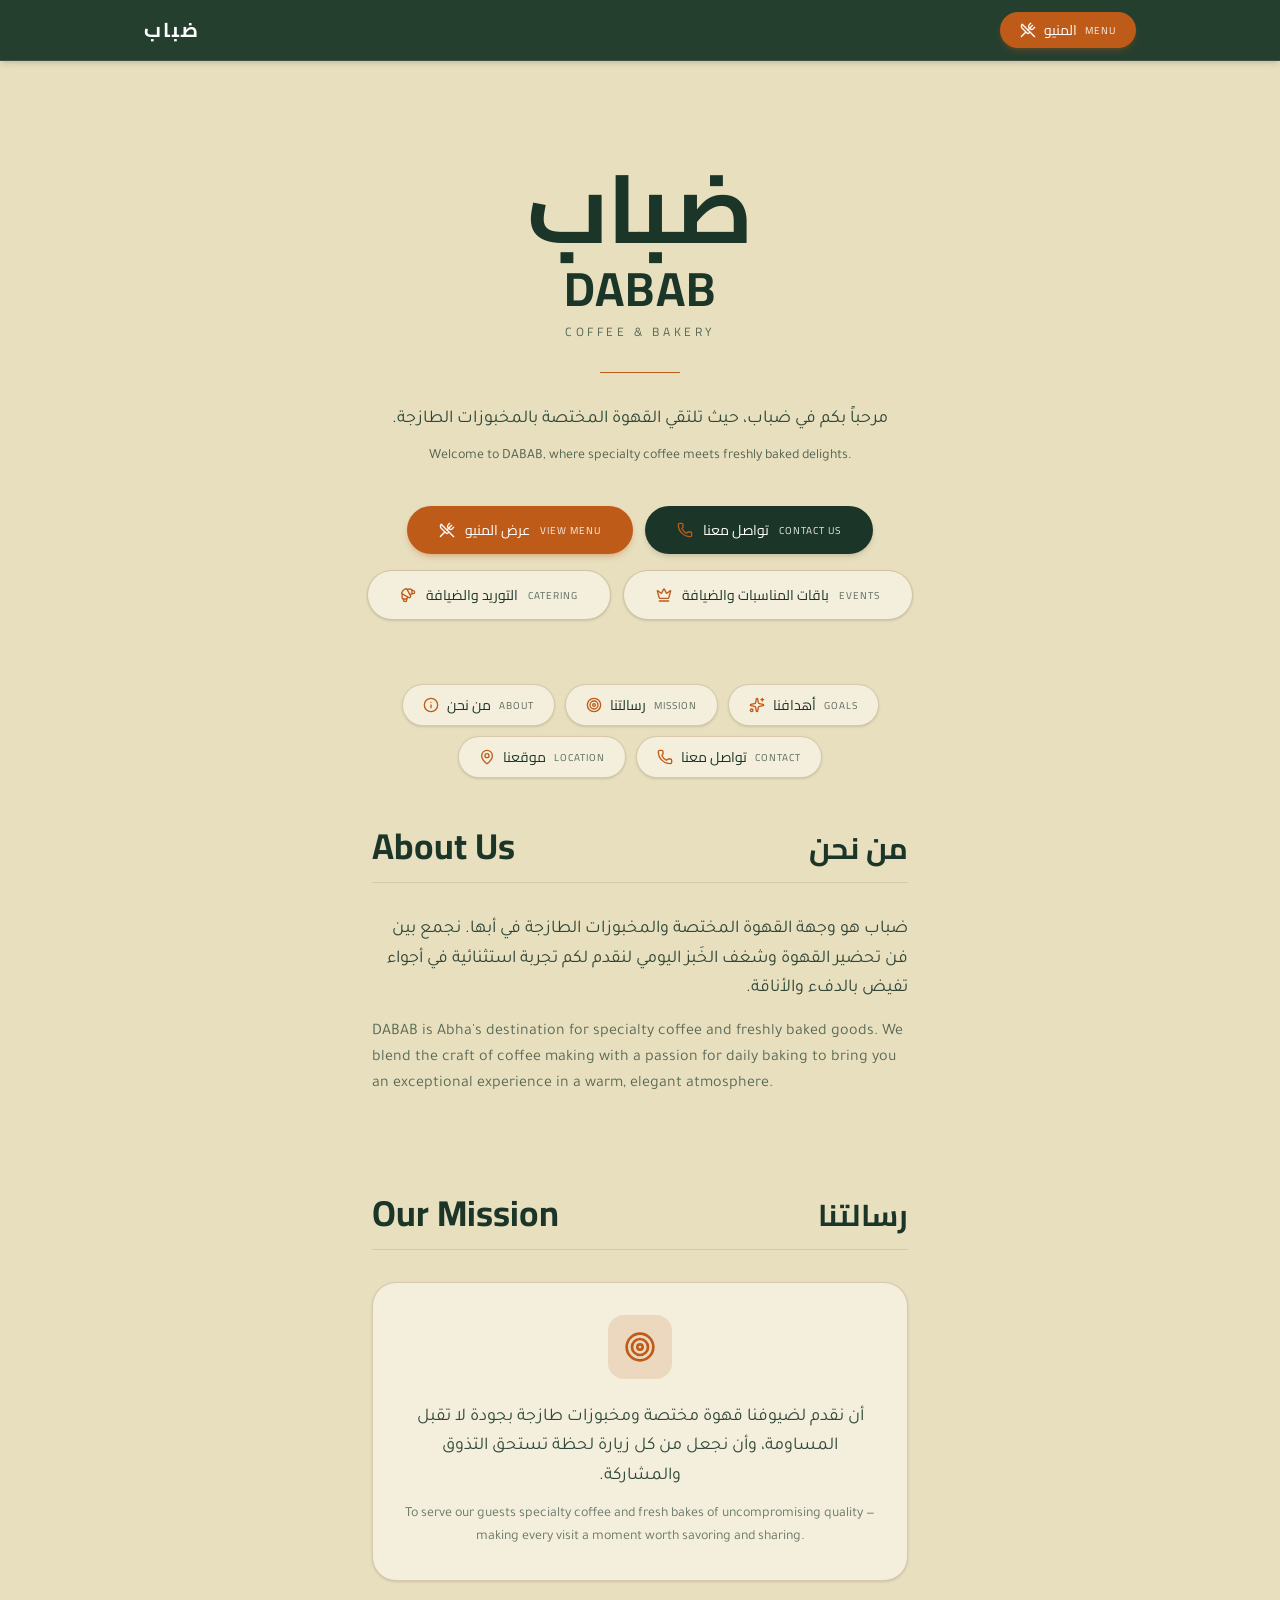
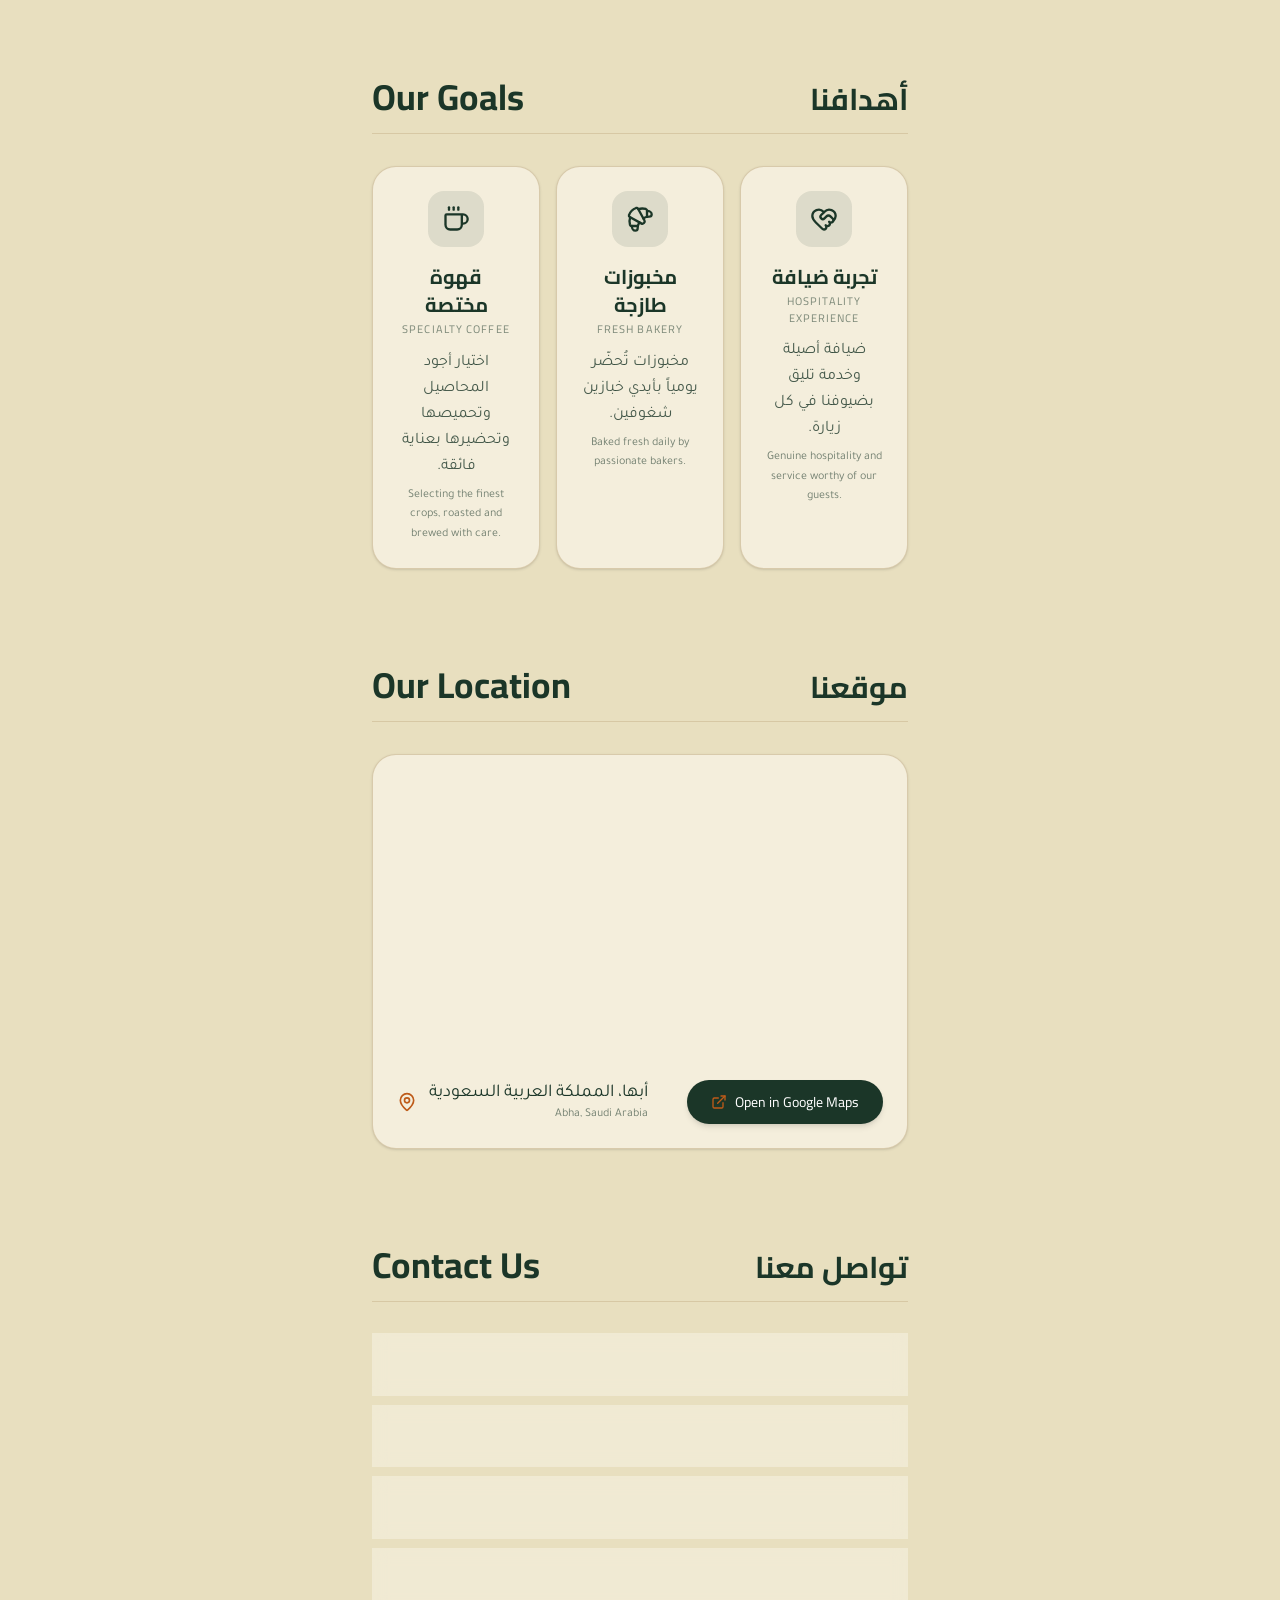
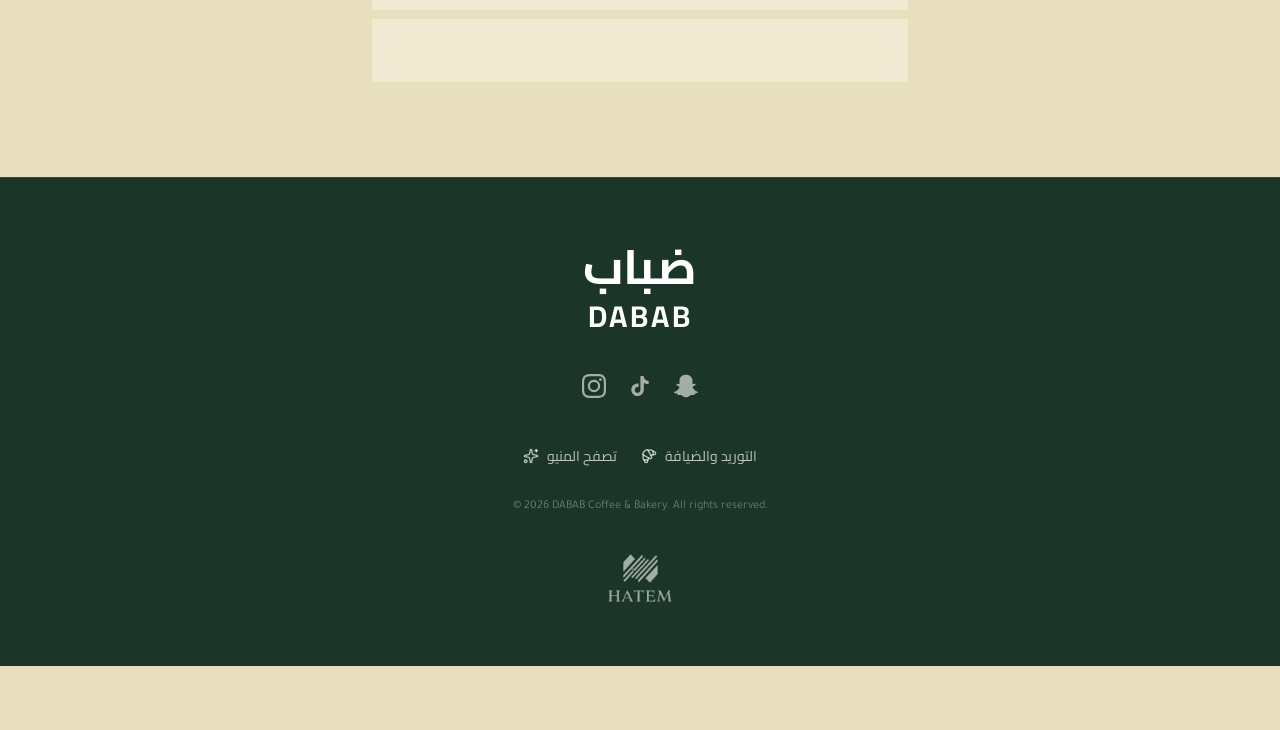
<file: index.html>
<!DOCTYPE html>
<html lang="en">
  <head>
    <meta charset="UTF-8" />
    <meta name="viewport" content="width=device-width, initial-scale=1.0, maximum-scale=1" />
    <title>DABAB Coffee &amp; Bakery Menu</title>
    <meta name="description" content="منيو ضباب للقهوة والمخبوزات — أبها، المملكة العربية السعودية" />
    <meta name="robots" content="index, follow" />
    <meta property="og:title" content="DABAB Coffee &amp; Bakery Menu" />
    <meta property="og:description" content="منيو ضباب للقهوة والمخبوزات — أبها، المملكة العربية السعودية" />
    <meta property="og:type" content="website" />
    <meta name="twitter:card" content="summary_large_image" />
    <meta name="twitter:title" content="DABAB Coffee &amp; Bakery Menu" />
    <meta name="twitter:description" content="منيو ضباب للقهوة والمخبوزات — أبها، المملكة العربية السعودية" />
    <link rel="icon" type="image/svg+xml" href="/favicon.svg" />
    <script data-dabab-static-shim="1">
(function () {
  // This script runs while the document is still parsing, so the bundle's
  // <script> tag does not exist yet. Resolve the base path lazily on the first
  // API call instead, by which time the DOM is complete. Plain string maths,
  // no regex - escaping regex slashes through this generator broke v1.
  var _base = null;
  function getBase() {
    if (_base !== null) return _base;
    _base = "/";
    var s = document.querySelector('script[src*="assets/index-"]');
    if (s) {
      var src = s.getAttribute("src") || "";
      var cut = src.lastIndexOf("assets/");
      if (cut !== -1 && cut !== 0) _base = src.slice(0, cut);
    }
    return _base;
  }

  var FILES = {
    "/api/menu": "menu",
    "/api/gallery": "gallery",
    "/api/catering-products": "catering-products"
  };

  function json(body, status) {
    return new Response(JSON.stringify(body), {
      status: status || 200,
      headers: { "content-type": "application/json" }
    });
  }

  var realFetch = window.fetch.bind(window);

  window.fetch = function (input, init) {
    var url = typeof input === "string" ? input
            : (input && input.url) ? input.url : String(input);
    var method = ((init && init.method) || (input && input.method) || "GET").toUpperCase();

    // The URL parser handles absolute and relative alike - no regex needed.
    var pathOnly;
    try { pathOnly = new URL(url, location.href).pathname; }
    catch (e) { pathOnly = String(url).split("?")[0]; }
    if (pathOnly.indexOf("/api/") !== 0) return realFetch(input, init);

    // Read-only mirror: the admin panel has no server to talk to.
    if (method !== "GET") {
      return Promise.resolve(json(
        { message: "\u0647\u0630\u0647 \u0646\u0633\u062e\u0629 \u0644\u0644\u0639\u0631\u0636 \u0641\u0642\u0637" }, 503));
    }

    var name = FILES[pathOnly];
    if (name) {
      return realFetch(getBase() + "data/" + name + ".json", { cache: "no-cache" })
        .then(function (r) {
          if (!r.ok) throw new Error("static data missing: " + name);
          return r.text();
        })
        .then(function (t) {
          return new Response(t, {
            status: 200,
            headers: { "content-type": "application/json" }
          });
        });
    }

    // Anything else (admin session checks, uploads) is simply not available.
    if (pathOnly.indexOf("/api/admin/") === 0) return Promise.resolve(json({ message: "unauthenticated" }, 401));
    return Promise.resolve(json({ message: "not available in the static build" }, 503));
  };
})();
</script>
    <script type="module" crossorigin src="/assets/index-BncGE0hx.js"></script>
    <link rel="stylesheet" crossorigin href="/assets/index-CZQ1on6V.css">
  </head>
  <body>
    <div id="root"></div>
  </body>
</html>
</file>
<file: assets/index-CZQ1on6V.css>
@layer properties{@supports (((-webkit-hyphens:none)) and (not (margin-trim:inline))) or ((-moz-orient:inline) and (not (color:rgb(from red r g b)))){*,:before,:after,::backdrop{--tw-translate-x:0;--tw-translate-y:0;--tw-translate-z:0;--tw-rotate-x:initial;--tw-rotate-y:initial;--tw-rotate-z:initial;--tw-skew-x:initial;--tw-skew-y:initial;--tw-space-y-reverse:0;--tw-space-x-reverse:0;--tw-divide-y-reverse:0;--tw-border-style:solid;--tw-gradient-position:initial;--tw-gradient-from:#0000;--tw-gradient-via:#0000;--tw-gradient-to:#0000;--tw-gradient-stops:initial;--tw-gradient-via-stops:initial;--tw-gradient-from-position:0%;--tw-gradient-via-position:50%;--tw-gradient-to-position:100%;--tw-leading:initial;--tw-font-weight:initial;--tw-tracking:initial;--tw-ordinal:initial;--tw-slashed-zero:initial;--tw-numeric-figure:initial;--tw-numeric-spacing:initial;--tw-numeric-fraction:initial;--tw-shadow:0 0 #0000;--tw-shadow-color:initial;--tw-shadow-alpha:100%;--tw-inset-shadow:0 0 #0000;--tw-inset-shadow-color:initial;--tw-inset-shadow-alpha:100%;--tw-ring-color:initial;--tw-ring-shadow:0 0 #0000;--tw-inset-ring-color:initial;--tw-inset-ring-shadow:0 0 #0000;--tw-ring-inset:initial;--tw-ring-offset-width:0px;--tw-ring-offset-color:#fff;--tw-ring-offset-shadow:0 0 #0000;--tw-outline-style:solid;--tw-blur:initial;--tw-brightness:initial;--tw-contrast:initial;--tw-grayscale:initial;--tw-hue-rotate:initial;--tw-invert:initial;--tw-opacity:initial;--tw-saturate:initial;--tw-sepia:initial;--tw-drop-shadow:initial;--tw-drop-shadow-color:initial;--tw-drop-shadow-alpha:100%;--tw-drop-shadow-size:initial;--tw-backdrop-blur:initial;--tw-backdrop-brightness:initial;--tw-backdrop-contrast:initial;--tw-backdrop-grayscale:initial;--tw-backdrop-hue-rotate:initial;--tw-backdrop-invert:initial;--tw-backdrop-opacity:initial;--tw-backdrop-saturate:initial;--tw-backdrop-sepia:initial;--tw-duration:initial;--tw-ease:initial;--tw-scale-x:1;--tw-scale-y:1;--tw-scale-z:1;--tw-content:"";--tw-animation-delay:0s;--tw-animation-direction:normal;--tw-animation-duration:initial;--tw-animation-fill-mode:none;--tw-animation-iteration-count:1;--tw-enter-blur:0;--tw-enter-opacity:1;--tw-enter-rotate:0;--tw-enter-scale:1;--tw-enter-translate-x:0;--tw-enter-translate-y:0;--tw-exit-blur:0;--tw-exit-opacity:1;--tw-exit-rotate:0;--tw-exit-scale:1;--tw-exit-translate-x:0;--tw-exit-translate-y:0}}}@font-face{font-family:Cairo;font-style:normal;font-weight:400;font-display:swap;src:url(/assets/cairo-400-arabic-DN15VWMM.woff2)format("woff2");unicode-range:U+6??,U+750-77F,U+870-88E,U+890-891,U+897-8E1,U+8E3-8FF,U+200C-200E,U+2010-2011,U+204F,U+2E41,U+FB50-FDFF,U+FE70-FE74,U+FE76-FEFC,U+102E0-102FB,U+10E60-10E7E,U+10EC2-10EC4,U+10EFC-10EFF,U+1EE00-1EE03,U+1EE05-1EE1F,U+1EE21-1EE22,U+1EE24,U+1EE27,U+1EE29-1EE32,U+1EE34-1EE37,U+1EE39,U+1EE3B,U+1EE42,U+1EE47,U+1EE49,U+1EE4B,U+1EE4D-1EE4F,U+1EE51-1EE52,U+1EE54,U+1EE57,U+1EE59,U+1EE5B,U+1EE5D,U+1EE5F,U+1EE61-1EE62,U+1EE64,U+1EE67-1EE6A,U+1EE6C-1EE72,U+1EE74-1EE77,U+1EE79-1EE7C,U+1EE7E,U+1EE80-1EE89,U+1EE8B-1EE9B,U+1EEA1-1EEA3,U+1EEA5-1EEA9,U+1EEAB-1EEBB,U+1EEF0-1EEF1}@font-face{font-family:Cairo;font-style:normal;font-weight:400;font-display:swap;src:url(/assets/cairo-400-latin-ext-xCL67Y2R.woff2)format("woff2");unicode-range:U+100-2BA,U+2BD-2C5,U+2C7-2CC,U+2CE-2D7,U+2DD-2FF,U+304,U+308,U+329,U+1D00-1DBF,U+1E00-1E9F,U+1EF2-1EFF,U+2020,U+20A0-20AB,U+20AD-20C0,U+2113,U+2C60-2C7F,U+A720-A7FF}@font-face{font-family:Cairo;font-style:normal;font-weight:400;font-display:swap;src:url(/assets/cairo-400-latin-Dh7otpdh.woff2)format("woff2");unicode-range:U+??,U+131,U+152-153,U+2BB-2BC,U+2C6,U+2DA,U+2DC,U+304,U+308,U+329,U+2000-206F,U+20AC,U+2122,U+2191,U+2193,U+2212,U+2215,U+FEFF,U+FFFD}@font-face{font-family:Cairo;font-style:normal;font-weight:500;font-display:swap;src:url(/assets/cairo-500-arabic-DDl0i4Xv.woff2)format("woff2");unicode-range:U+6??,U+750-77F,U+870-88E,U+890-891,U+897-8E1,U+8E3-8FF,U+200C-200E,U+2010-2011,U+204F,U+2E41,U+FB50-FDFF,U+FE70-FE74,U+FE76-FEFC,U+102E0-102FB,U+10E60-10E7E,U+10EC2-10EC4,U+10EFC-10EFF,U+1EE00-1EE03,U+1EE05-1EE1F,U+1EE21-1EE22,U+1EE24,U+1EE27,U+1EE29-1EE32,U+1EE34-1EE37,U+1EE39,U+1EE3B,U+1EE42,U+1EE47,U+1EE49,U+1EE4B,U+1EE4D-1EE4F,U+1EE51-1EE52,U+1EE54,U+1EE57,U+1EE59,U+1EE5B,U+1EE5D,U+1EE5F,U+1EE61-1EE62,U+1EE64,U+1EE67-1EE6A,U+1EE6C-1EE72,U+1EE74-1EE77,U+1EE79-1EE7C,U+1EE7E,U+1EE80-1EE89,U+1EE8B-1EE9B,U+1EEA1-1EEA3,U+1EEA5-1EEA9,U+1EEAB-1EEBB,U+1EEF0-1EEF1}@font-face{font-family:Cairo;font-style:normal;font-weight:500;font-display:swap;src:url(/assets/cairo-500-latin-ext-DxXN6Mb5.woff2)format("woff2");unicode-range:U+100-2BA,U+2BD-2C5,U+2C7-2CC,U+2CE-2D7,U+2DD-2FF,U+304,U+308,U+329,U+1D00-1DBF,U+1E00-1E9F,U+1EF2-1EFF,U+2020,U+20A0-20AB,U+20AD-20C0,U+2113,U+2C60-2C7F,U+A720-A7FF}@font-face{font-family:Cairo;font-style:normal;font-weight:500;font-display:swap;src:url(/assets/cairo-500-latin-D-WQsSKQ.woff2)format("woff2");unicode-range:U+??,U+131,U+152-153,U+2BB-2BC,U+2C6,U+2DA,U+2DC,U+304,U+308,U+329,U+2000-206F,U+20AC,U+2122,U+2191,U+2193,U+2212,U+2215,U+FEFF,U+FFFD}@font-face{font-family:Cairo;font-style:normal;font-weight:600;font-display:swap;src:url(/assets/cairo-600-arabic-rkrvveqO.woff2)format("woff2");unicode-range:U+6??,U+750-77F,U+870-88E,U+890-891,U+897-8E1,U+8E3-8FF,U+200C-200E,U+2010-2011,U+204F,U+2E41,U+FB50-FDFF,U+FE70-FE74,U+FE76-FEFC,U+102E0-102FB,U+10E60-10E7E,U+10EC2-10EC4,U+10EFC-10EFF,U+1EE00-1EE03,U+1EE05-1EE1F,U+1EE21-1EE22,U+1EE24,U+1EE27,U+1EE29-1EE32,U+1EE34-1EE37,U+1EE39,U+1EE3B,U+1EE42,U+1EE47,U+1EE49,U+1EE4B,U+1EE4D-1EE4F,U+1EE51-1EE52,U+1EE54,U+1EE57,U+1EE59,U+1EE5B,U+1EE5D,U+1EE5F,U+1EE61-1EE62,U+1EE64,U+1EE67-1EE6A,U+1EE6C-1EE72,U+1EE74-1EE77,U+1EE79-1EE7C,U+1EE7E,U+1EE80-1EE89,U+1EE8B-1EE9B,U+1EEA1-1EEA3,U+1EEA5-1EEA9,U+1EEAB-1EEBB,U+1EEF0-1EEF1}@font-face{font-family:Cairo;font-style:normal;font-weight:600;font-display:swap;src:url(/assets/cairo-600-latin-ext-DuRnqffh.woff2)format("woff2");unicode-range:U+100-2BA,U+2BD-2C5,U+2C7-2CC,U+2CE-2D7,U+2DD-2FF,U+304,U+308,U+329,U+1D00-1DBF,U+1E00-1E9F,U+1EF2-1EFF,U+2020,U+20A0-20AB,U+20AD-20C0,U+2113,U+2C60-2C7F,U+A720-A7FF}@font-face{font-family:Cairo;font-style:normal;font-weight:600;font-display:swap;src:url(/assets/cairo-600-latin-mGS0uvCM.woff2)format("woff2");unicode-range:U+??,U+131,U+152-153,U+2BB-2BC,U+2C6,U+2DA,U+2DC,U+304,U+308,U+329,U+2000-206F,U+20AC,U+2122,U+2191,U+2193,U+2212,U+2215,U+FEFF,U+FFFD}@font-face{font-family:Cairo;font-style:normal;font-weight:700;font-display:swap;src:url(/assets/cairo-700-arabic-D3nDedWX.woff2)format("woff2");unicode-range:U+6??,U+750-77F,U+870-88E,U+890-891,U+897-8E1,U+8E3-8FF,U+200C-200E,U+2010-2011,U+204F,U+2E41,U+FB50-FDFF,U+FE70-FE74,U+FE76-FEFC,U+102E0-102FB,U+10E60-10E7E,U+10EC2-10EC4,U+10EFC-10EFF,U+1EE00-1EE03,U+1EE05-1EE1F,U+1EE21-1EE22,U+1EE24,U+1EE27,U+1EE29-1EE32,U+1EE34-1EE37,U+1EE39,U+1EE3B,U+1EE42,U+1EE47,U+1EE49,U+1EE4B,U+1EE4D-1EE4F,U+1EE51-1EE52,U+1EE54,U+1EE57,U+1EE59,U+1EE5B,U+1EE5D,U+1EE5F,U+1EE61-1EE62,U+1EE64,U+1EE67-1EE6A,U+1EE6C-1EE72,U+1EE74-1EE77,U+1EE79-1EE7C,U+1EE7E,U+1EE80-1EE89,U+1EE8B-1EE9B,U+1EEA1-1EEA3,U+1EEA5-1EEA9,U+1EEAB-1EEBB,U+1EEF0-1EEF1}@font-face{font-family:Cairo;font-style:normal;font-weight:700;font-display:swap;src:url(/assets/cairo-700-latin-ext-Cscux539.woff2)format("woff2");unicode-range:U+100-2BA,U+2BD-2C5,U+2C7-2CC,U+2CE-2D7,U+2DD-2FF,U+304,U+308,U+329,U+1D00-1DBF,U+1E00-1E9F,U+1EF2-1EFF,U+2020,U+20A0-20AB,U+20AD-20C0,U+2113,U+2C60-2C7F,U+A720-A7FF}@font-face{font-family:Cairo;font-style:normal;font-weight:700;font-display:swap;src:url(/assets/cairo-700-latin-C3GYtKbV.woff2)format("woff2");unicode-range:U+??,U+131,U+152-153,U+2BB-2BC,U+2C6,U+2DA,U+2DC,U+304,U+308,U+329,U+2000-206F,U+20AC,U+2122,U+2191,U+2193,U+2212,U+2215,U+FEFF,U+FFFD}@font-face{font-family:Tajawal;font-style:normal;font-weight:300;font-display:swap;src:url(/assets/tajawal-300-arabic-By07C9pa.woff2)format("woff2");unicode-range:U+6??,U+750-77F,U+870-88E,U+890-891,U+897-8E1,U+8E3-8FF,U+200C-200E,U+2010-2011,U+204F,U+2E41,U+FB50-FDFF,U+FE70-FE74,U+FE76-FEFC,U+102E0-102FB,U+10E60-10E7E,U+10EC2-10EC4,U+10EFC-10EFF,U+1EE00-1EE03,U+1EE05-1EE1F,U+1EE21-1EE22,U+1EE24,U+1EE27,U+1EE29-1EE32,U+1EE34-1EE37,U+1EE39,U+1EE3B,U+1EE42,U+1EE47,U+1EE49,U+1EE4B,U+1EE4D-1EE4F,U+1EE51-1EE52,U+1EE54,U+1EE57,U+1EE59,U+1EE5B,U+1EE5D,U+1EE5F,U+1EE61-1EE62,U+1EE64,U+1EE67-1EE6A,U+1EE6C-1EE72,U+1EE74-1EE77,U+1EE79-1EE7C,U+1EE7E,U+1EE80-1EE89,U+1EE8B-1EE9B,U+1EEA1-1EEA3,U+1EEA5-1EEA9,U+1EEAB-1EEBB,U+1EEF0-1EEF1}@font-face{font-family:Tajawal;font-style:normal;font-weight:300;font-display:swap;src:url(/assets/tajawal-300-latin-CeEKeOxZ.woff2)format("woff2");unicode-range:U+??,U+131,U+152-153,U+2BB-2BC,U+2C6,U+2DA,U+2DC,U+304,U+308,U+329,U+2000-206F,U+20AC,U+2122,U+2191,U+2193,U+2212,U+2215,U+FEFF,U+FFFD}@font-face{font-family:Tajawal;font-style:normal;font-weight:400;font-display:swap;src:url(/assets/tajawal-400-arabic-CyCXRvzh.woff2)format("woff2");unicode-range:U+6??,U+750-77F,U+870-88E,U+890-891,U+897-8E1,U+8E3-8FF,U+200C-200E,U+2010-2011,U+204F,U+2E41,U+FB50-FDFF,U+FE70-FE74,U+FE76-FEFC,U+102E0-102FB,U+10E60-10E7E,U+10EC2-10EC4,U+10EFC-10EFF,U+1EE00-1EE03,U+1EE05-1EE1F,U+1EE21-1EE22,U+1EE24,U+1EE27,U+1EE29-1EE32,U+1EE34-1EE37,U+1EE39,U+1EE3B,U+1EE42,U+1EE47,U+1EE49,U+1EE4B,U+1EE4D-1EE4F,U+1EE51-1EE52,U+1EE54,U+1EE57,U+1EE59,U+1EE5B,U+1EE5D,U+1EE5F,U+1EE61-1EE62,U+1EE64,U+1EE67-1EE6A,U+1EE6C-1EE72,U+1EE74-1EE77,U+1EE79-1EE7C,U+1EE7E,U+1EE80-1EE89,U+1EE8B-1EE9B,U+1EEA1-1EEA3,U+1EEA5-1EEA9,U+1EEAB-1EEBB,U+1EEF0-1EEF1}@font-face{font-family:Tajawal;font-style:normal;font-weight:400;font-display:swap;src:url(/assets/tajawal-400-latin-BVNSOH3d.woff2)format("woff2");unicode-range:U+??,U+131,U+152-153,U+2BB-2BC,U+2C6,U+2DA,U+2DC,U+304,U+308,U+329,U+2000-206F,U+20AC,U+2122,U+2191,U+2193,U+2212,U+2215,U+FEFF,U+FFFD}@font-face{font-family:Tajawal;font-style:normal;font-weight:500;font-display:swap;src:url(/assets/tajawal-500-arabic-BZ8ojJNu.woff2)format("woff2");unicode-range:U+6??,U+750-77F,U+870-88E,U+890-891,U+897-8E1,U+8E3-8FF,U+200C-200E,U+2010-2011,U+204F,U+2E41,U+FB50-FDFF,U+FE70-FE74,U+FE76-FEFC,U+102E0-102FB,U+10E60-10E7E,U+10EC2-10EC4,U+10EFC-10EFF,U+1EE00-1EE03,U+1EE05-1EE1F,U+1EE21-1EE22,U+1EE24,U+1EE27,U+1EE29-1EE32,U+1EE34-1EE37,U+1EE39,U+1EE3B,U+1EE42,U+1EE47,U+1EE49,U+1EE4B,U+1EE4D-1EE4F,U+1EE51-1EE52,U+1EE54,U+1EE57,U+1EE59,U+1EE5B,U+1EE5D,U+1EE5F,U+1EE61-1EE62,U+1EE64,U+1EE67-1EE6A,U+1EE6C-1EE72,U+1EE74-1EE77,U+1EE79-1EE7C,U+1EE7E,U+1EE80-1EE89,U+1EE8B-1EE9B,U+1EEA1-1EEA3,U+1EEA5-1EEA9,U+1EEAB-1EEBB,U+1EEF0-1EEF1}@font-face{font-family:Tajawal;font-style:normal;font-weight:500;font-display:swap;src:url(/assets/tajawal-500-latin-CoYeBiSI.woff2)format("woff2");unicode-range:U+??,U+131,U+152-153,U+2BB-2BC,U+2C6,U+2DA,U+2DC,U+304,U+308,U+329,U+2000-206F,U+20AC,U+2122,U+2191,U+2193,U+2212,U+2215,U+FEFF,U+FFFD}@font-face{font-family:Tajawal;font-style:normal;font-weight:700;font-display:swap;src:url(/assets/tajawal-700-arabic-D2-eand5.woff2)format("woff2");unicode-range:U+6??,U+750-77F,U+870-88E,U+890-891,U+897-8E1,U+8E3-8FF,U+200C-200E,U+2010-2011,U+204F,U+2E41,U+FB50-FDFF,U+FE70-FE74,U+FE76-FEFC,U+102E0-102FB,U+10E60-10E7E,U+10EC2-10EC4,U+10EFC-10EFF,U+1EE00-1EE03,U+1EE05-1EE1F,U+1EE21-1EE22,U+1EE24,U+1EE27,U+1EE29-1EE32,U+1EE34-1EE37,U+1EE39,U+1EE3B,U+1EE42,U+1EE47,U+1EE49,U+1EE4B,U+1EE4D-1EE4F,U+1EE51-1EE52,U+1EE54,U+1EE57,U+1EE59,U+1EE5B,U+1EE5D,U+1EE5F,U+1EE61-1EE62,U+1EE64,U+1EE67-1EE6A,U+1EE6C-1EE72,U+1EE74-1EE77,U+1EE79-1EE7C,U+1EE7E,U+1EE80-1EE89,U+1EE8B-1EE9B,U+1EEA1-1EEA3,U+1EEA5-1EEA9,U+1EEAB-1EEBB,U+1EEF0-1EEF1}@font-face{font-family:Tajawal;font-style:normal;font-weight:700;font-display:swap;src:url(/assets/tajawal-700-latin-BypgxfGb.woff2)format("woff2");unicode-range:U+??,U+131,U+152-153,U+2BB-2BC,U+2C6,U+2DA,U+2DC,U+304,U+308,U+329,U+2000-206F,U+20AC,U+2122,U+2191,U+2193,U+2212,U+2215,U+FEFF,U+FFFD}@layer theme{:root,:host{--color-red-50:oklch(97.1% .013 17.38);--color-red-300:oklch(80.8% .114 19.571);--color-red-400:oklch(70.4% .191 22.216);--color-red-500:oklch(63.7% .237 25.331);--color-red-600:oklch(57.7% .245 27.325);--color-gray-50:oklch(98.5% .002 247.839);--color-gray-600:oklch(44.6% .03 256.802);--color-gray-900:oklch(21% .034 264.665);--color-black:#000;--color-white:#fff;--spacing:.25rem;--container-sm:24rem;--container-md:28rem;--container-lg:32rem;--container-xl:36rem;--container-2xl:42rem;--container-3xl:48rem;--container-4xl:56rem;--container-5xl:64rem;--container-6xl:72rem;--font-weight-normal:400;--font-weight-medium:500;--font-weight-semibold:600;--font-weight-bold:700;--tracking-tight:-.025em;--tracking-wide:.025em;--tracking-wider:.05em;--tracking-widest:.1em;--leading-tight:1.25;--leading-snug:1.375;--leading-normal:1.5;--leading-relaxed:1.625;--radius-2xl:1rem;--radius-3xl:1.5rem;--ease-in-out:cubic-bezier(.4, 0, .2, 1);--animate-spin:spin 1s linear infinite;--animate-pulse:pulse 2s cubic-bezier(.4, 0, .6, 1) infinite;--blur-sm:8px;--blur-md:12px;--aspect-video:16 / 9;--default-transition-duration:.15s;--default-transition-timing-function:cubic-bezier(.4, 0, .2, 1);--default-font-family:var(--app-font-sans);--default-mono-font-family:var(--app-font-mono);--color-border:hsl(var(--border))}}@layer base{*,:after,:before,::backdrop{box-sizing:border-box;border:0 solid;margin:0;padding:0}::file-selector-button{box-sizing:border-box;border:0 solid;margin:0;padding:0}html,:host{-webkit-text-size-adjust:100%;tab-size:4;line-height:1.5;font-family:var(--default-font-family,ui-sans-serif, system-ui, sans-serif, "Apple Color Emoji", "Segoe UI Emoji", "Segoe UI Symbol", "Noto Color Emoji");font-feature-settings:var(--default-font-feature-settings,normal);font-variation-settings:var(--default-font-variation-settings,normal);-webkit-tap-highlight-color:transparent}hr{height:0;color:inherit;border-top-width:1px}abbr:where([title]){-webkit-text-decoration:underline dotted;text-decoration:underline dotted}h1,h2,h3,h4,h5,h6{font-size:inherit;font-weight:inherit}a{color:inherit;-webkit-text-decoration:inherit;text-decoration:inherit}b,strong{font-weight:bolder}code,kbd,samp,pre{font-family:var(--default-mono-font-family,ui-monospace, SFMono-Regular, Menlo, Monaco, Consolas, "Liberation Mono", "Courier New", monospace);font-feature-settings:var(--default-mono-font-feature-settings,normal);font-variation-settings:var(--default-mono-font-variation-settings,normal);font-size:1em}small{font-size:80%}sub,sup{vertical-align:baseline;font-size:75%;line-height:0;position:relative}sub{bottom:-.25em}sup{top:-.5em}table{text-indent:0;border-color:inherit;border-collapse:collapse}:-moz-focusring{outline:auto}progress{vertical-align:baseline}summary{display:list-item}ol,ul,menu{list-style:none}img,svg,video,canvas,audio,iframe,embed,object{vertical-align:middle;display:block}img,video{max-width:100%;height:auto}button,input,select,optgroup,textarea{font:inherit;font-feature-settings:inherit;font-variation-settings:inherit;letter-spacing:inherit;color:inherit;opacity:1;background-color:#0000;border-radius:0}::file-selector-button{font:inherit;font-feature-settings:inherit;font-variation-settings:inherit;letter-spacing:inherit;color:inherit;opacity:1;background-color:#0000;border-radius:0}:where(select:is([multiple],[size])) optgroup{font-weight:bolder}:where(select:is([multiple],[size])) optgroup option{padding-inline-start:20px}::file-selector-button{margin-inline-end:4px}::placeholder{opacity:1}@supports (not ((-webkit-appearance:-apple-pay-button))) or (contain-intrinsic-size:1px){::placeholder{color:currentColor}@supports (color:color-mix(in lab,red,red)){::placeholder{color:color-mix(in oklab,currentcolor 50%,transparent)}}}textarea{resize:vertical}::-webkit-search-decoration{-webkit-appearance:none}::-webkit-date-and-time-value{min-height:1lh;text-align:inherit}::-webkit-datetime-edit{display:inline-flex}::-webkit-datetime-edit-fields-wrapper{padding:0}::-webkit-datetime-edit{padding-block:0}::-webkit-datetime-edit-year-field{padding-block:0}::-webkit-datetime-edit-month-field{padding-block:0}::-webkit-datetime-edit-day-field{padding-block:0}::-webkit-datetime-edit-hour-field{padding-block:0}::-webkit-datetime-edit-minute-field{padding-block:0}::-webkit-datetime-edit-second-field{padding-block:0}::-webkit-datetime-edit-millisecond-field{padding-block:0}::-webkit-datetime-edit-meridiem-field{padding-block:0}::-webkit-calendar-picker-indicator{line-height:1}:-moz-ui-invalid{box-shadow:none}button,input:where([type=button],[type=reset],[type=submit]){-webkit-appearance:button;appearance:button}::file-selector-button{-webkit-appearance:button;appearance:button}::-webkit-inner-spin-button{height:auto}::-webkit-outer-spin-button{height:auto}[hidden]:where(:not([hidden=until-found])){display:none!important}*{border-color:hsl(var(--border))}body{background-color:hsl(var(--background));font-family:var(--app-font-sans);color:hsl(var(--foreground));-webkit-font-smoothing:antialiased;-moz-osx-font-smoothing:grayscale}}@layer components;@layer utilities{.\@container\/field-group{container:field-group/inline-size}.pointer-events-auto{pointer-events:auto}.pointer-events-none{pointer-events:none}.invisible{visibility:hidden}.visible{visibility:visible}.sr-only{-webkit-clip-path:inset(50%);clip-path:inset(50%);white-space:nowrap;border-width:0;width:1px;height:1px;margin:-1px;padding:0;position:absolute;overflow:hidden}.absolute{position:absolute}.fixed{position:fixed}.relative{position:relative}.static{position:static}.sticky{position:sticky}.inset-0{inset:calc(var(--spacing) * 0)}.inset-x-0{inset-inline:calc(var(--spacing) * 0)}.inset-y-0{inset-block:calc(var(--spacing) * 0)}.-top-2{top:calc(var(--spacing) * -2)}.-top-3{top:calc(var(--spacing) * -3)}.-top-12{top:calc(var(--spacing) * -12)}.-top-16{top:calc(var(--spacing) * -16)}.top-0{top:calc(var(--spacing) * 0)}.top-1\.5{top:calc(var(--spacing) * 1.5)}.top-1\/2{top:50%}.top-1\/3{top:33.3333%}.top-2{top:calc(var(--spacing) * 2)}.top-3{top:calc(var(--spacing) * 3)}.top-3\.5{top:calc(var(--spacing) * 3.5)}.top-4{top:calc(var(--spacing) * 4)}.top-\[1px\]{top:1px}.top-\[50\%\]{top:50%}.top-\[60\%\]{top:60%}.top-full{top:100%}.-right-2{right:calc(var(--spacing) * -2)}.-right-12{right:calc(var(--spacing) * -12)}.-right-20{right:calc(var(--spacing) * -20)}.right-0{right:calc(var(--spacing) * 0)}.right-1{right:calc(var(--spacing) * 1)}.right-2{right:calc(var(--spacing) * 2)}.right-3{right:calc(var(--spacing) * 3)}.right-4{right:calc(var(--spacing) * 4)}.right-6{right:calc(var(--spacing) * 6)}.-bottom-12{bottom:calc(var(--spacing) * -12)}.-bottom-24{bottom:calc(var(--spacing) * -24)}.bottom-0{bottom:calc(var(--spacing) * 0)}.-left-12{left:calc(var(--spacing) * -12)}.-left-16{left:calc(var(--spacing) * -16)}.left-0{left:calc(var(--spacing) * 0)}.left-1\/2{left:50%}.left-1\/3{left:33.3333%}.left-2{left:calc(var(--spacing) * 2)}.left-3{left:calc(var(--spacing) * 3)}.left-4{left:calc(var(--spacing) * 4)}.left-\[50\%\]{left:50%}.-z-0{z-index:-0}.-z-10{z-index:-10}.z-10{z-index:10}.z-20{z-index:20}.z-40{z-index:40}.z-50{z-index:50}.z-\[1\]{z-index:1}.z-\[100\]{z-index:100}.order-first{order:-9999}.order-last{order:9999}.\!m-0{margin:calc(var(--spacing) * 0)!important}.-mx-1{margin-inline:calc(var(--spacing) * -1)}.mx-2{margin-inline:calc(var(--spacing) * 2)}.mx-3\.5{margin-inline:calc(var(--spacing) * 3.5)}.mx-4{margin-inline:calc(var(--spacing) * 4)}.mx-auto{margin-inline:auto}.-my-2{margin-block:calc(var(--spacing) * -2)}.my-0{margin-block:calc(var(--spacing) * 0)}.my-0\.5{margin-block:calc(var(--spacing) * .5)}.my-1{margin-block:calc(var(--spacing) * 1)}.my-8{margin-block:calc(var(--spacing) * 8)}.-mt-0{margin-top:calc(var(--spacing) * 0)}.-mt-4{margin-top:calc(var(--spacing) * -4)}.mt-1{margin-top:calc(var(--spacing) * 1)}.mt-1\.5{margin-top:calc(var(--spacing) * 1.5)}.mt-2{margin-top:calc(var(--spacing) * 2)}.mt-4{margin-top:calc(var(--spacing) * 4)}.mt-8{margin-top:calc(var(--spacing) * 8)}.mt-10{margin-top:calc(var(--spacing) * 10)}.mt-16{margin-top:calc(var(--spacing) * 16)}.mt-20{margin-top:calc(var(--spacing) * 20)}.mt-24{margin-top:calc(var(--spacing) * 24)}.mt-auto{margin-top:auto}.mr-1{margin-right:calc(var(--spacing) * 1)}.mr-2{margin-right:calc(var(--spacing) * 2)}.mb-0\.5{margin-bottom:calc(var(--spacing) * .5)}.mb-1{margin-bottom:calc(var(--spacing) * 1)}.mb-2{margin-bottom:calc(var(--spacing) * 2)}.mb-3{margin-bottom:calc(var(--spacing) * 3)}.mb-4{margin-bottom:calc(var(--spacing) * 4)}.mb-5{margin-bottom:calc(var(--spacing) * 5)}.mb-6{margin-bottom:calc(var(--spacing) * 6)}.mb-8{margin-bottom:calc(var(--spacing) * 8)}.mb-10{margin-bottom:calc(var(--spacing) * 10)}.mb-12{margin-bottom:calc(var(--spacing) * 12)}.-ml-4{margin-left:calc(var(--spacing) * -4)}.ml-1{margin-left:calc(var(--spacing) * 1)}.ml-2{margin-left:calc(var(--spacing) * 2)}.ml-4{margin-left:calc(var(--spacing) * 4)}.ml-auto{margin-left:auto}.line-clamp-2{-webkit-line-clamp:2;-webkit-box-orient:vertical;display:-webkit-box;overflow:hidden}.line-clamp-3{-webkit-line-clamp:3;-webkit-box-orient:vertical;display:-webkit-box;overflow:hidden}.block{display:block}.flex{display:flex}.grid{display:grid}.hidden{display:none}.inline-flex{display:inline-flex}.table{display:table}.aspect-\[4\/3\]{aspect-ratio:4/3}.aspect-square{aspect-ratio:1}.aspect-video{aspect-ratio:var(--aspect-video)}.size-4{width:calc(var(--spacing) * 4);height:calc(var(--spacing) * 4)}.size-6{width:calc(var(--spacing) * 6);height:calc(var(--spacing) * 6)}.size-7{width:calc(var(--spacing) * 7);height:calc(var(--spacing) * 7)}.size-8{width:calc(var(--spacing) * 8);height:calc(var(--spacing) * 8)}.size-10{width:calc(var(--spacing) * 10);height:calc(var(--spacing) * 10)}.size-\[--cell-size\]{width:--cell-size;height:--cell-size}.h-1\.5{height:calc(var(--spacing) * 1.5)}.h-2{height:calc(var(--spacing) * 2)}.h-2\.5{height:calc(var(--spacing) * 2.5)}.h-3{height:calc(var(--spacing) * 3)}.h-3\.5{height:calc(var(--spacing) * 3.5)}.h-4{height:calc(var(--spacing) * 4)}.h-5{height:calc(var(--spacing) * 5)}.h-6{height:calc(var(--spacing) * 6)}.h-7{height:calc(var(--spacing) * 7)}.h-8{height:calc(var(--spacing) * 8)}.h-9{height:calc(var(--spacing) * 9)}.h-10{height:calc(var(--spacing) * 10)}.h-12{height:calc(var(--spacing) * 12)}.h-14{height:calc(var(--spacing) * 14)}.h-16{height:calc(var(--spacing) * 16)}.h-24{height:calc(var(--spacing) * 24)}.h-28{height:calc(var(--spacing) * 28)}.h-36{height:calc(var(--spacing) * 36)}.h-40{height:calc(var(--spacing) * 40)}.h-72{height:calc(var(--spacing) * 72)}.h-80{height:calc(var(--spacing) * 80)}.h-96{height:calc(var(--spacing) * 96)}.h-\[--cell-size\]{height:--cell-size}.h-\[1px\]{height:1px}.h-\[var\(--radix-navigation-menu-viewport-height\)\]{height:var(--radix-navigation-menu-viewport-height)}.h-\[var\(--radix-select-trigger-height\)\]{height:var(--radix-select-trigger-height)}.h-auto{height:auto}.h-full{height:100%}.h-px{height:1px}.h-svh{height:100svh}.max-h-\[--radix-context-menu-content-available-height\]{max-height:--radix-context-menu-content-available-height}.max-h-\[--radix-select-content-available-height\]{max-height:--radix-select-content-available-height}.max-h-\[90dvh\]{max-height:90dvh}.max-h-\[90vh\]{max-height:90vh}.max-h-\[300px\]{max-height:300px}.max-h-\[var\(--radix-dropdown-menu-content-available-height\)\]{max-height:var(--radix-dropdown-menu-content-available-height)}.max-h-full{max-height:100%}.max-h-screen{max-height:100vh}.min-h-0{min-height:calc(var(--spacing) * 0)}.min-h-8{min-height:calc(var(--spacing) * 8)}.min-h-9{min-height:calc(var(--spacing) * 9)}.min-h-10{min-height:calc(var(--spacing) * 10)}.min-h-\[60px\]{min-height:60px}.min-h-\[100dvh\]{min-height:100dvh}.min-h-screen{min-height:100vh}.min-h-svh{min-height:100svh}.w-0{width:calc(var(--spacing) * 0)}.w-1{width:calc(var(--spacing) * 1)}.w-2{width:calc(var(--spacing) * 2)}.w-2\.5{width:calc(var(--spacing) * 2.5)}.w-3{width:calc(var(--spacing) * 3)}.w-3\.5{width:calc(var(--spacing) * 3.5)}.w-3\/4{width:75%}.w-4{width:calc(var(--spacing) * 4)}.w-5{width:calc(var(--spacing) * 5)}.w-6{width:calc(var(--spacing) * 6)}.w-7{width:calc(var(--spacing) * 7)}.w-8{width:calc(var(--spacing) * 8)}.w-9{width:calc(var(--spacing) * 9)}.w-10{width:calc(var(--spacing) * 10)}.w-12{width:calc(var(--spacing) * 12)}.w-14{width:calc(var(--spacing) * 14)}.w-16{width:calc(var(--spacing) * 16)}.w-24{width:calc(var(--spacing) * 24)}.w-28{width:calc(var(--spacing) * 28)}.w-40{width:calc(var(--spacing) * 40)}.w-64{width:calc(var(--spacing) * 64)}.w-72{width:calc(var(--spacing) * 72)}.w-80{width:calc(var(--spacing) * 80)}.w-96{width:calc(var(--spacing) * 96)}.w-\[--cell-size\]{width:--cell-size}.w-\[1px\]{width:1px}.w-\[100px\]{width:100px}.w-\[var\(--sidebar-width\)\]{width:var(--sidebar-width)}.w-auto{width:auto}.w-fit{width:fit-content}.w-full{width:100%}.w-max{width:max-content}.w-px{width:1px}.max-w-2xl{max-width:var(--container-2xl)}.max-w-3xl{max-width:var(--container-3xl)}.max-w-4xl{max-width:var(--container-4xl)}.max-w-5xl{max-width:var(--container-5xl)}.max-w-6xl{max-width:var(--container-6xl)}.max-w-\[55\%\]{max-width:55%}.max-w-\[180px\]{max-width:180px}.max-w-\[var\(--skeleton-width\)\]{max-width:var(--skeleton-width)}.max-w-full{max-width:100%}.max-w-lg{max-width:var(--container-lg)}.max-w-max{max-width:max-content}.max-w-md{max-width:var(--container-md)}.max-w-sm{max-width:var(--container-sm)}.max-w-xl{max-width:var(--container-xl)}.min-w-0{min-width:calc(var(--spacing) * 0)}.min-w-5{min-width:calc(var(--spacing) * 5)}.min-w-8{min-width:calc(var(--spacing) * 8)}.min-w-9{min-width:calc(var(--spacing) * 9)}.min-w-10{min-width:calc(var(--spacing) * 10)}.min-w-\[--cell-size\]{min-width:--cell-size}.min-w-\[8rem\]{min-width:8rem}.min-w-\[12rem\]{min-width:12rem}.min-w-\[var\(--radix-select-trigger-width\)\]{min-width:var(--radix-select-trigger-width)}.flex-1{flex:1}.shrink-0{flex-shrink:0}.grow{flex-grow:1}.grow-0{flex-grow:0}.basis-full{flex-basis:100%}.caption-bottom{caption-side:bottom}.border-collapse{border-collapse:collapse}.origin-\[--radix-context-menu-content-transform-origin\]{transform-origin:--radix-context-menu-content-transform-origin}.origin-\[--radix-dropdown-menu-content-transform-origin\]{transform-origin:--radix-dropdown-menu-content-transform-origin}.origin-\[--radix-hover-card-content-transform-origin\]{transform-origin:--radix-hover-card-content-transform-origin}.origin-\[--radix-menubar-content-transform-origin\]{transform-origin:--radix-menubar-content-transform-origin}.origin-\[--radix-popover-content-transform-origin\]{transform-origin:--radix-popover-content-transform-origin}.origin-\[--radix-select-content-transform-origin\]{transform-origin:--radix-select-content-transform-origin}.origin-\[--radix-tooltip-content-transform-origin\]{transform-origin:--radix-tooltip-content-transform-origin}.-translate-x-1\/2{--tw-translate-x: -50% ;translate:var(--tw-translate-x) var(--tw-translate-y)}.-translate-x-px{--tw-translate-x:-1px;translate:var(--tw-translate-x) var(--tw-translate-y)}.translate-x-\[-50\%\]{--tw-translate-x:-50%;translate:var(--tw-translate-x) var(--tw-translate-y)}.translate-x-px{--tw-translate-x:1px;translate:var(--tw-translate-x) var(--tw-translate-y)}.-translate-y-1\/2{--tw-translate-y: -50% ;translate:var(--tw-translate-x) var(--tw-translate-y)}.translate-y-\[-50\%\]{--tw-translate-y:-50%;translate:var(--tw-translate-x) var(--tw-translate-y)}.rotate-45{rotate:45deg}.rotate-90{rotate:90deg}.transform{transform:var(--tw-rotate-x,) var(--tw-rotate-y,) var(--tw-rotate-z,) var(--tw-skew-x,) var(--tw-skew-y,)}.animate-caret-blink{animation:1.25s ease-out infinite caret-blink}.animate-in{animation:enter var(--tw-animation-duration,var(--tw-duration,.15s))var(--tw-ease,ease)var(--tw-animation-delay,0s)var(--tw-animation-iteration-count,1)var(--tw-animation-direction,normal)var(--tw-animation-fill-mode,none)}.animate-pulse{animation:var(--animate-pulse)}.animate-spin{animation:var(--animate-spin)}.cursor-default{cursor:default}.cursor-pointer{cursor:pointer}.cursor-text{cursor:text}.cursor-zoom-in{cursor:zoom-in}.cursor-zoom-out{cursor:zoom-out}.touch-none{touch-action:none}.resize-none{resize:none}.scroll-mt-24{scroll-margin-top:calc(var(--spacing) * 24)}.list-disc{list-style-type:disc}.list-none{list-style-type:none}.grid-cols-1{grid-template-columns:repeat(1,minmax(0,1fr))}.grid-cols-2{grid-template-columns:repeat(2,minmax(0,1fr))}.flex-col{flex-direction:column}.flex-col-reverse{flex-direction:column-reverse}.flex-row{flex-direction:row}.flex-wrap{flex-wrap:wrap}.place-content-center{place-content:center}.items-baseline{align-items:baseline}.items-center{align-items:center}.items-end{align-items:flex-end}.items-start{align-items:flex-start}.items-stretch{align-items:stretch}.justify-between{justify-content:space-between}.justify-center{justify-content:center}.justify-end{justify-content:flex-end}.justify-start{justify-content:flex-start}.gap-1{gap:calc(var(--spacing) * 1)}.gap-1\.5{gap:calc(var(--spacing) * 1.5)}.gap-2{gap:calc(var(--spacing) * 2)}.gap-2\.5{gap:calc(var(--spacing) * 2.5)}.gap-3{gap:calc(var(--spacing) * 3)}.gap-4{gap:calc(var(--spacing) * 4)}.gap-6{gap:calc(var(--spacing) * 6)}.gap-7{gap:calc(var(--spacing) * 7)}.gap-8{gap:calc(var(--spacing) * 8)}:where(.space-y-1>:not(:last-child)){--tw-space-y-reverse:0;margin-block-start:calc(calc(var(--spacing) * 1) * var(--tw-space-y-reverse));margin-block-end:calc(calc(var(--spacing) * 1) * calc(1 - var(--tw-space-y-reverse)))}:where(.space-y-1\.5>:not(:last-child)){--tw-space-y-reverse:0;margin-block-start:calc(calc(var(--spacing) * 1.5) * var(--tw-space-y-reverse));margin-block-end:calc(calc(var(--spacing) * 1.5) * calc(1 - var(--tw-space-y-reverse)))}:where(.space-y-2>:not(:last-child)){--tw-space-y-reverse:0;margin-block-start:calc(calc(var(--spacing) * 2) * var(--tw-space-y-reverse));margin-block-end:calc(calc(var(--spacing) * 2) * calc(1 - var(--tw-space-y-reverse)))}:where(.space-y-2\.5>:not(:last-child)){--tw-space-y-reverse:0;margin-block-start:calc(calc(var(--spacing) * 2.5) * var(--tw-space-y-reverse));margin-block-end:calc(calc(var(--spacing) * 2.5) * calc(1 - var(--tw-space-y-reverse)))}:where(.space-y-3>:not(:last-child)){--tw-space-y-reverse:0;margin-block-start:calc(calc(var(--spacing) * 3) * var(--tw-space-y-reverse));margin-block-end:calc(calc(var(--spacing) * 3) * calc(1 - var(--tw-space-y-reverse)))}:where(.space-y-4>:not(:last-child)){--tw-space-y-reverse:0;margin-block-start:calc(calc(var(--spacing) * 4) * var(--tw-space-y-reverse));margin-block-end:calc(calc(var(--spacing) * 4) * calc(1 - var(--tw-space-y-reverse)))}:where(.space-y-6>:not(:last-child)){--tw-space-y-reverse:0;margin-block-start:calc(calc(var(--spacing) * 6) * var(--tw-space-y-reverse));margin-block-end:calc(calc(var(--spacing) * 6) * calc(1 - var(--tw-space-y-reverse)))}:where(.space-y-24>:not(:last-child)){--tw-space-y-reverse:0;margin-block-start:calc(calc(var(--spacing) * 24) * var(--tw-space-y-reverse));margin-block-end:calc(calc(var(--spacing) * 24) * calc(1 - var(--tw-space-y-reverse)))}:where(.space-x-1>:not(:last-child)){--tw-space-x-reverse:0;margin-inline-start:calc(calc(var(--spacing) * 1) * var(--tw-space-x-reverse));margin-inline-end:calc(calc(var(--spacing) * 1) * calc(1 - var(--tw-space-x-reverse)))}:where(.space-x-4>:not(:last-child)){--tw-space-x-reverse:0;margin-inline-start:calc(calc(var(--spacing) * 4) * var(--tw-space-x-reverse));margin-inline-end:calc(calc(var(--spacing) * 4) * calc(1 - var(--tw-space-x-reverse)))}:where(.divide-y>:not(:last-child)){--tw-divide-y-reverse:0;border-bottom-style:var(--tw-border-style);border-top-style:var(--tw-border-style);border-top-width:calc(1px * var(--tw-divide-y-reverse));border-bottom-width:calc(1px * calc(1 - var(--tw-divide-y-reverse)))}:where(.divide-border\/40>:not(:last-child)){border-color:hsl(var(--border))}@supports (color:color-mix(in lab,red,red)){:where(.divide-border\/40>:not(:last-child)){border-color:color-mix(in oklab,hsl(var(--border)) 40%,transparent)}}.self-center{align-self:center}.self-stretch{align-self:stretch}.truncate{text-overflow:ellipsis;white-space:nowrap;overflow:hidden}.overflow-auto{overflow:auto}.overflow-hidden{overflow:hidden}.overflow-x-auto{overflow-x:auto}.overflow-x-hidden{overflow-x:hidden}.overflow-y-auto{overflow-y:auto}.rounded-2xl{border-radius:var(--radius-2xl)}.rounded-3xl{border-radius:var(--radius-3xl)}.rounded-\[2px\]{border-radius:2px}.rounded-\[calc\(var\(--radius\)-5px\)\]{border-radius:calc(var(--radius) - 5px)}.rounded-\[inherit\]{border-radius:inherit}.rounded-full{border-radius:3.40282e38px}.rounded-lg{border-radius:var(--radius)}.rounded-md{border-radius:calc(var(--radius) - 2px)}.rounded-none{border-radius:0}.rounded-sm{border-radius:calc(var(--radius) - 4px)}.rounded-xl{border-radius:calc(var(--radius) + 4px)}.rounded-t-\[10px\]{border-top-left-radius:10px;border-top-right-radius:10px}.rounded-l-md{border-top-left-radius:calc(var(--radius) - 2px);border-bottom-left-radius:calc(var(--radius) - 2px)}.rounded-tl-sm{border-top-left-radius:calc(var(--radius) - 4px)}.rounded-r-md{border-top-right-radius:calc(var(--radius) - 2px);border-bottom-right-radius:calc(var(--radius) - 2px)}.rounded-bl-full{border-bottom-left-radius:3.40282e38px}.border{border-style:var(--tw-border-style);border-width:1px}.border-0{border-style:var(--tw-border-style);border-width:0}.border-2{border-style:var(--tw-border-style);border-width:2px}.border-\[1\.5px\]{border-style:var(--tw-border-style);border-width:1.5px}.border-\[24px\]{border-style:var(--tw-border-style);border-width:24px}.border-\[28px\]{border-style:var(--tw-border-style);border-width:28px}.border-\[32px\]{border-style:var(--tw-border-style);border-width:32px}.border-y{border-block-style:var(--tw-border-style);border-block-width:1px}.border-t{border-top-style:var(--tw-border-style);border-top-width:1px}.border-r{border-right-style:var(--tw-border-style);border-right-width:1px}.border-b{border-bottom-style:var(--tw-border-style);border-bottom-width:1px}.border-l{border-left-style:var(--tw-border-style);border-left-width:1px}.border-dashed{--tw-border-style:dashed;border-style:dashed}.border-none{--tw-border-style:none;border-style:none}.\[border-color\:var\(--badge-outline\)\]{border-color:var(--badge-outline)}.\[border-color\:var\(--button-outline\)\]{border-color:var(--button-outline)}.border-\[--color-border\]{border-color:--color-border}.border-accent,.border-accent\/60{border-color:hsl(var(--accent))}@supports (color:color-mix(in lab,red,red)){.border-accent\/60{border-color:color-mix(in oklab,hsl(var(--accent)) 60%,transparent)}}.border-border,.border-border\/30{border-color:hsl(var(--border))}@supports (color:color-mix(in lab,red,red)){.border-border\/30{border-color:color-mix(in oklab,hsl(var(--border)) 30%,transparent)}}.border-border\/40{border-color:hsl(var(--border))}@supports (color:color-mix(in lab,red,red)){.border-border\/40{border-color:color-mix(in oklab,hsl(var(--border)) 40%,transparent)}}.border-border\/50{border-color:hsl(var(--border))}@supports (color:color-mix(in lab,red,red)){.border-border\/50{border-color:color-mix(in oklab,hsl(var(--border)) 50%,transparent)}}.border-border\/60{border-color:hsl(var(--border))}@supports (color:color-mix(in lab,red,red)){.border-border\/60{border-color:color-mix(in oklab,hsl(var(--border)) 60%,transparent)}}.border-border\/70{border-color:hsl(var(--border))}@supports (color:color-mix(in lab,red,red)){.border-border\/70{border-color:color-mix(in oklab,hsl(var(--border)) 70%,transparent)}}.border-destructive{border-color:hsl(var(--destructive))}.border-destructive-border{border-color:var(--destructive-border)}.border-destructive\/50{border-color:hsl(var(--destructive))}@supports (color:color-mix(in lab,red,red)){.border-destructive\/50{border-color:color-mix(in oklab,hsl(var(--destructive)) 50%,transparent)}}.border-input{border-color:hsl(var(--input))}.border-primary{border-color:hsl(var(--primary))}.border-primary-border{border-color:var(--primary-border)}.border-primary\/50{border-color:hsl(var(--primary))}@supports (color:color-mix(in lab,red,red)){.border-primary\/50{border-color:color-mix(in oklab,hsl(var(--primary)) 50%,transparent)}}.border-secondary-border{border-color:var(--secondary-border)}.border-sidebar-border{border-color:hsl(var(--sidebar-border))}.border-transparent{border-color:#0000}.border-white{border-color:var(--color-white)}.border-white\/10{border-color:#ffffff1a}@supports (color:color-mix(in lab,red,red)){.border-white\/10{border-color:color-mix(in oklab,var(--color-white) 10%,transparent)}}.border-white\/20{border-color:#fff3}@supports (color:color-mix(in lab,red,red)){.border-white\/20{border-color:color-mix(in oklab,var(--color-white) 20%,transparent)}}.border-white\/25{border-color:#ffffff40}@supports (color:color-mix(in lab,red,red)){.border-white\/25{border-color:color-mix(in oklab,var(--color-white) 25%,transparent)}}.border-t-transparent{border-top-color:#0000}.border-l-transparent{border-left-color:#0000}.bg-\[--color-bg\]{background-color:--color-bg}.bg-accent,.bg-accent\/5{background-color:hsl(var(--accent))}@supports (color:color-mix(in lab,red,red)){.bg-accent\/5{background-color:color-mix(in oklab,hsl(var(--accent)) 5%,transparent)}}.bg-accent\/10{background-color:hsl(var(--accent))}@supports (color:color-mix(in lab,red,red)){.bg-accent\/10{background-color:color-mix(in oklab,hsl(var(--accent)) 10%,transparent)}}.bg-accent\/15{background-color:hsl(var(--accent))}@supports (color:color-mix(in lab,red,red)){.bg-accent\/15{background-color:color-mix(in oklab,hsl(var(--accent)) 15%,transparent)}}.bg-accent\/20{background-color:hsl(var(--accent))}@supports (color:color-mix(in lab,red,red)){.bg-accent\/20{background-color:color-mix(in oklab,hsl(var(--accent)) 20%,transparent)}}.bg-background{background-color:hsl(var(--background))}.bg-black\/80{background-color:#000c}@supports (color:color-mix(in lab,red,red)){.bg-black\/80{background-color:color-mix(in oklab,var(--color-black) 80%,transparent)}}.bg-border{background-color:hsl(var(--border))}.bg-card,.bg-card\/70{background-color:hsl(var(--card))}@supports (color:color-mix(in lab,red,red)){.bg-card\/70{background-color:color-mix(in oklab,hsl(var(--card)) 70%,transparent)}}.bg-destructive{background-color:hsl(var(--destructive))}.bg-foreground{background-color:hsl(var(--foreground))}.bg-gray-50{background-color:var(--color-gray-50)}.bg-input{background-color:hsl(var(--input))}.bg-muted,.bg-muted\/50{background-color:hsl(var(--muted))}@supports (color:color-mix(in lab,red,red)){.bg-muted\/50{background-color:color-mix(in oklab,hsl(var(--muted)) 50%,transparent)}}.bg-popover{background-color:hsl(var(--popover))}.bg-primary,.bg-primary\/5{background-color:hsl(var(--primary))}@supports (color:color-mix(in lab,red,red)){.bg-primary\/5{background-color:color-mix(in oklab,hsl(var(--primary)) 5%,transparent)}}.bg-primary\/10{background-color:hsl(var(--primary))}@supports (color:color-mix(in lab,red,red)){.bg-primary\/10{background-color:color-mix(in oklab,hsl(var(--primary)) 10%,transparent)}}.bg-primary\/20{background-color:hsl(var(--primary))}@supports (color:color-mix(in lab,red,red)){.bg-primary\/20{background-color:color-mix(in oklab,hsl(var(--primary)) 20%,transparent)}}.bg-primary\/25{background-color:hsl(var(--primary))}@supports (color:color-mix(in lab,red,red)){.bg-primary\/25{background-color:color-mix(in oklab,hsl(var(--primary)) 25%,transparent)}}.bg-primary\/90{background-color:hsl(var(--primary))}@supports (color:color-mix(in lab,red,red)){.bg-primary\/90{background-color:color-mix(in oklab,hsl(var(--primary)) 90%,transparent)}}.bg-primary\/95{background-color:hsl(var(--primary))}@supports (color:color-mix(in lab,red,red)){.bg-primary\/95{background-color:color-mix(in oklab,hsl(var(--primary)) 95%,transparent)}}.bg-secondary{background-color:hsl(var(--secondary))}.bg-sidebar{background-color:hsl(var(--sidebar))}.bg-sidebar-border{background-color:hsl(var(--sidebar-border))}.bg-transparent{background-color:#0000}.bg-white{background-color:var(--color-white)}.bg-white\/15{background-color:#ffffff26}@supports (color:color-mix(in lab,red,red)){.bg-white\/15{background-color:color-mix(in oklab,var(--color-white) 15%,transparent)}}.bg-gradient-to-b{--tw-gradient-position:to bottom in oklab;background-image:linear-gradient(var(--tw-gradient-stops))}.from-transparent{--tw-gradient-from:transparent;--tw-gradient-stops:var(--tw-gradient-via-stops,var(--tw-gradient-position), var(--tw-gradient-from) var(--tw-gradient-from-position), var(--tw-gradient-to) var(--tw-gradient-to-position))}.via-transparent{--tw-gradient-via:transparent;--tw-gradient-via-stops:var(--tw-gradient-position), var(--tw-gradient-from) var(--tw-gradient-from-position), var(--tw-gradient-via) var(--tw-gradient-via-position), var(--tw-gradient-to) var(--tw-gradient-to-position);--tw-gradient-stops:var(--tw-gradient-via-stops)}.to-primary{--tw-gradient-to:hsl(var(--primary));--tw-gradient-stops:var(--tw-gradient-via-stops,var(--tw-gradient-position), var(--tw-gradient-from) var(--tw-gradient-from-position), var(--tw-gradient-to) var(--tw-gradient-to-position))}.fill-current{fill:currentColor}.fill-primary{fill:hsl(var(--primary))}.object-contain{object-fit:contain}.object-cover{object-fit:cover}.p-0{padding:calc(var(--spacing) * 0)}.p-0\.5{padding:calc(var(--spacing) * .5)}.p-1{padding:calc(var(--spacing) * 1)}.p-2{padding:calc(var(--spacing) * 2)}.p-3{padding:calc(var(--spacing) * 3)}.p-4{padding:calc(var(--spacing) * 4)}.p-5{padding:calc(var(--spacing) * 5)}.p-6{padding:calc(var(--spacing) * 6)}.p-8{padding:calc(var(--spacing) * 8)}.p-\[1px\]{padding:1px}.px-1{padding-inline:calc(var(--spacing) * 1)}.px-1\.5{padding-inline:calc(var(--spacing) * 1.5)}.px-2{padding-inline:calc(var(--spacing) * 2)}.px-2\.5{padding-inline:calc(var(--spacing) * 2.5)}.px-3{padding-inline:calc(var(--spacing) * 3)}.px-4{padding-inline:calc(var(--spacing) * 4)}.px-5{padding-inline:calc(var(--spacing) * 5)}.px-6{padding-inline:calc(var(--spacing) * 6)}.px-8{padding-inline:calc(var(--spacing) * 8)}.px-\[--cell-size\]{padding-inline:--cell-size}.py-0\.5{padding-block:calc(var(--spacing) * .5)}.py-1{padding-block:calc(var(--spacing) * 1)}.py-1\.5{padding-block:calc(var(--spacing) * 1.5)}.py-2{padding-block:calc(var(--spacing) * 2)}.py-2\.5{padding-block:calc(var(--spacing) * 2.5)}.py-3{padding-block:calc(var(--spacing) * 3)}.py-3\.5{padding-block:calc(var(--spacing) * 3.5)}.py-4{padding-block:calc(var(--spacing) * 4)}.py-6{padding-block:calc(var(--spacing) * 6)}.py-8{padding-block:calc(var(--spacing) * 8)}.py-10{padding-block:calc(var(--spacing) * 10)}.py-12{padding-block:calc(var(--spacing) * 12)}.py-16{padding-block:calc(var(--spacing) * 16)}.py-20{padding-block:calc(var(--spacing) * 20)}.py-24{padding-block:calc(var(--spacing) * 24)}.pt-0{padding-top:calc(var(--spacing) * 0)}.pt-2{padding-top:calc(var(--spacing) * 2)}.pt-3{padding-top:calc(var(--spacing) * 3)}.pt-4{padding-top:calc(var(--spacing) * 4)}.pt-6{padding-top:calc(var(--spacing) * 6)}.pt-8{padding-top:calc(var(--spacing) * 8)}.pt-10{padding-top:calc(var(--spacing) * 10)}.pt-16{padding-top:calc(var(--spacing) * 16)}.pt-24{padding-top:calc(var(--spacing) * 24)}.pr-1{padding-right:calc(var(--spacing) * 1)}.pr-2{padding-right:calc(var(--spacing) * 2)}.pr-2\.5{padding-right:calc(var(--spacing) * 2.5)}.pr-3{padding-right:calc(var(--spacing) * 3)}.pr-8{padding-right:calc(var(--spacing) * 8)}.pr-10{padding-right:calc(var(--spacing) * 10)}.pb-2{padding-bottom:calc(var(--spacing) * 2)}.pb-3{padding-bottom:calc(var(--spacing) * 3)}.pb-4{padding-bottom:calc(var(--spacing) * 4)}.pb-10{padding-bottom:calc(var(--spacing) * 10)}.pb-12{padding-bottom:calc(var(--spacing) * 12)}.pb-16{padding-bottom:calc(var(--spacing) * 16)}.pb-24{padding-bottom:calc(var(--spacing) * 24)}.pl-2{padding-left:calc(var(--spacing) * 2)}.pl-2\.5{padding-left:calc(var(--spacing) * 2.5)}.pl-3{padding-left:calc(var(--spacing) * 3)}.pl-4{padding-left:calc(var(--spacing) * 4)}.pl-8{padding-left:calc(var(--spacing) * 8)}.pl-9{padding-left:calc(var(--spacing) * 9)}.pl-11{padding-left:calc(var(--spacing) * 11)}.text-center{text-align:center}.text-left{text-align:left}.text-right{text-align:right}.align-middle{vertical-align:middle}.font-mono{font-family:var(--app-font-mono)}.font-sans{font-family:var(--app-font-sans)}.text-2xl{font-size:1.5rem;line-height:var(--tw-leading,calc(2 / 1.5))}.text-3xl{font-size:1.875rem;line-height:var(--tw-leading, 1.2 )}.text-4xl{font-size:2.25rem;line-height:var(--tw-leading,calc(2.5 / 2.25))}.text-5xl{font-size:3rem;line-height:var(--tw-leading,1)}.text-7xl{font-size:4.5rem;line-height:var(--tw-leading,1)}.text-base{font-size:1rem;line-height:var(--tw-leading, 1.5 )}.text-lg{font-size:1.125rem;line-height:var(--tw-leading,calc(1.75 / 1.125))}.text-sm{font-size:.875rem;line-height:var(--tw-leading,calc(1.25 / .875))}.text-sm\/relaxed{font-size:.875rem;line-height:var(--leading-relaxed)}.text-xl{font-size:1.25rem;line-height:var(--tw-leading,calc(1.75 / 1.25))}.text-xs{font-size:.75rem;line-height:var(--tw-leading,calc(1 / .75))}.text-\[0\.8rem\]{font-size:.8rem}.text-\[9px\]{font-size:9px}.text-\[10px\]{font-size:10px}.text-\[11px\]{font-size:11px}.text-\[14px\]{font-size:14px}.leading-none{--tw-leading:1;line-height:1}.leading-normal{--tw-leading:var(--leading-normal);line-height:var(--leading-normal)}.leading-relaxed{--tw-leading:var(--leading-relaxed);line-height:var(--leading-relaxed)}.leading-snug{--tw-leading:var(--leading-snug);line-height:var(--leading-snug)}.leading-tight{--tw-leading:var(--leading-tight);line-height:var(--leading-tight)}.font-bold{--tw-font-weight:var(--font-weight-bold);font-weight:var(--font-weight-bold)}.font-medium{--tw-font-weight:var(--font-weight-medium);font-weight:var(--font-weight-medium)}.font-normal{--tw-font-weight:var(--font-weight-normal);font-weight:var(--font-weight-normal)}.font-semibold{--tw-font-weight:var(--font-weight-semibold);font-weight:var(--font-weight-semibold)}.tracking-\[0\.3em\]{--tw-tracking:.3em;letter-spacing:.3em}.tracking-\[0\.25em\]{--tw-tracking:.25em;letter-spacing:.25em}.tracking-tight{--tw-tracking:var(--tracking-tight);letter-spacing:var(--tracking-tight)}.tracking-wide{--tw-tracking:var(--tracking-wide);letter-spacing:var(--tracking-wide)}.tracking-wider{--tw-tracking:var(--tracking-wider);letter-spacing:var(--tracking-wider)}.tracking-widest{--tw-tracking:var(--tracking-widest);letter-spacing:var(--tracking-widest)}.text-balance{text-wrap:balance}.break-words{overflow-wrap:break-word}.whitespace-nowrap{white-space:nowrap}.text-accent{color:hsl(var(--accent))}.text-accent-foreground{color:hsl(var(--accent-foreground))}.text-accent\/70{color:hsl(var(--accent))}@supports (color:color-mix(in lab,red,red)){.text-accent\/70{color:color-mix(in oklab,hsl(var(--accent)) 70%,transparent)}}.text-accent\/80{color:hsl(var(--accent))}@supports (color:color-mix(in lab,red,red)){.text-accent\/80{color:color-mix(in oklab,hsl(var(--accent)) 80%,transparent)}}.text-card-foreground{color:hsl(var(--card-foreground))}.text-current{color:currentColor}.text-destructive{color:hsl(var(--destructive))}.text-destructive-foreground{color:hsl(var(--destructive-foreground))}.text-foreground,.text-foreground\/50{color:hsl(var(--foreground))}@supports (color:color-mix(in lab,red,red)){.text-foreground\/50{color:color-mix(in oklab,hsl(var(--foreground)) 50%,transparent)}}.text-gray-600{color:var(--color-gray-600)}.text-gray-900{color:var(--color-gray-900)}.text-muted-foreground{color:hsl(var(--muted-foreground))}.text-popover-foreground{color:hsl(var(--popover-foreground))}.text-primary{color:hsl(var(--primary))}.text-primary-foreground,.text-primary-foreground\/35{color:hsl(var(--primary-foreground))}@supports (color:color-mix(in lab,red,red)){.text-primary-foreground\/35{color:color-mix(in oklab,hsl(var(--primary-foreground)) 35%,transparent)}}.text-primary-foreground\/50{color:hsl(var(--primary-foreground))}@supports (color:color-mix(in lab,red,red)){.text-primary-foreground\/50{color:color-mix(in oklab,hsl(var(--primary-foreground)) 50%,transparent)}}.text-primary-foreground\/60{color:hsl(var(--primary-foreground))}@supports (color:color-mix(in lab,red,red)){.text-primary-foreground\/60{color:color-mix(in oklab,hsl(var(--primary-foreground)) 60%,transparent)}}.text-primary-foreground\/70{color:hsl(var(--primary-foreground))}@supports (color:color-mix(in lab,red,red)){.text-primary-foreground\/70{color:color-mix(in oklab,hsl(var(--primary-foreground)) 70%,transparent)}}.text-primary-foreground\/75{color:hsl(var(--primary-foreground))}@supports (color:color-mix(in lab,red,red)){.text-primary-foreground\/75{color:color-mix(in oklab,hsl(var(--primary-foreground)) 75%,transparent)}}.text-primary-foreground\/90{color:hsl(var(--primary-foreground))}@supports (color:color-mix(in lab,red,red)){.text-primary-foreground\/90{color:color-mix(in oklab,hsl(var(--primary-foreground)) 90%,transparent)}}.text-primary\/20{color:hsl(var(--primary))}@supports (color:color-mix(in lab,red,red)){.text-primary\/20{color:color-mix(in oklab,hsl(var(--primary)) 20%,transparent)}}.text-primary\/40{color:hsl(var(--primary))}@supports (color:color-mix(in lab,red,red)){.text-primary\/40{color:color-mix(in oklab,hsl(var(--primary)) 40%,transparent)}}.text-primary\/50{color:hsl(var(--primary))}@supports (color:color-mix(in lab,red,red)){.text-primary\/50{color:color-mix(in oklab,hsl(var(--primary)) 50%,transparent)}}.text-primary\/55{color:hsl(var(--primary))}@supports (color:color-mix(in lab,red,red)){.text-primary\/55{color:color-mix(in oklab,hsl(var(--primary)) 55%,transparent)}}.text-primary\/60{color:hsl(var(--primary))}@supports (color:color-mix(in lab,red,red)){.text-primary\/60{color:color-mix(in oklab,hsl(var(--primary)) 60%,transparent)}}.text-primary\/65{color:hsl(var(--primary))}@supports (color:color-mix(in lab,red,red)){.text-primary\/65{color:color-mix(in oklab,hsl(var(--primary)) 65%,transparent)}}.text-primary\/70{color:hsl(var(--primary))}@supports (color:color-mix(in lab,red,red)){.text-primary\/70{color:color-mix(in oklab,hsl(var(--primary)) 70%,transparent)}}.text-primary\/75{color:hsl(var(--primary))}@supports (color:color-mix(in lab,red,red)){.text-primary\/75{color:color-mix(in oklab,hsl(var(--primary)) 75%,transparent)}}.text-primary\/80{color:hsl(var(--primary))}@supports (color:color-mix(in lab,red,red)){.text-primary\/80{color:color-mix(in oklab,hsl(var(--primary)) 80%,transparent)}}.text-primary\/85{color:hsl(var(--primary))}@supports (color:color-mix(in lab,red,red)){.text-primary\/85{color:color-mix(in oklab,hsl(var(--primary)) 85%,transparent)}}.text-primary\/90{color:hsl(var(--primary))}@supports (color:color-mix(in lab,red,red)){.text-primary\/90{color:color-mix(in oklab,hsl(var(--primary)) 90%,transparent)}}.text-red-500{color:var(--color-red-500)}.text-secondary-foreground{color:hsl(var(--secondary-foreground))}.text-sidebar-foreground,.text-sidebar-foreground\/70{color:hsl(var(--sidebar-foreground))}@supports (color:color-mix(in lab,red,red)){.text-sidebar-foreground\/70{color:color-mix(in oklab,hsl(var(--sidebar-foreground)) 70%,transparent)}}.text-white{color:var(--color-white)}.uppercase{text-transform:uppercase}.tabular-nums{--tw-numeric-spacing:tabular-nums;font-variant-numeric:var(--tw-ordinal,) var(--tw-slashed-zero,) var(--tw-numeric-figure,) var(--tw-numeric-spacing,) var(--tw-numeric-fraction,)}.underline-offset-4{text-underline-offset:4px}.opacity-0{opacity:0}.opacity-50{opacity:.5}.opacity-60{opacity:.6}.opacity-70{opacity:.7}.opacity-80{opacity:.8}.opacity-90{opacity:.9}.opacity-\[0\.07\]{opacity:.07}.shadow{--tw-shadow:0 1px 3px 0 var(--tw-shadow-color,#0000001a), 0 1px 2px -1px var(--tw-shadow-color,#0000001a);box-shadow:var(--tw-inset-shadow),var(--tw-inset-ring-shadow),var(--tw-ring-offset-shadow),var(--tw-ring-shadow),var(--tw-shadow)}.shadow-2xl{--tw-shadow:0 25px 50px -12px var(--tw-shadow-color,#00000040);box-shadow:var(--tw-inset-shadow),var(--tw-inset-ring-shadow),var(--tw-ring-offset-shadow),var(--tw-ring-shadow),var(--tw-shadow)}.shadow-\[0_0_0_1px_hsl\(var\(--sidebar-border\)\)\]{--tw-shadow:0 0 0 1px var(--tw-shadow-color,hsl(var(--sidebar-border)));box-shadow:var(--tw-inset-shadow),var(--tw-inset-ring-shadow),var(--tw-ring-offset-shadow),var(--tw-ring-shadow),var(--tw-shadow)}.shadow-lg{--tw-shadow:0 10px 15px -3px var(--tw-shadow-color,#0000001a), 0 4px 6px -4px var(--tw-shadow-color,#0000001a);box-shadow:var(--tw-inset-shadow),var(--tw-inset-ring-shadow),var(--tw-ring-offset-shadow),var(--tw-ring-shadow),var(--tw-shadow)}.shadow-md{--tw-shadow:0 4px 6px -1px var(--tw-shadow-color,#0000001a), 0 2px 4px -2px var(--tw-shadow-color,#0000001a);box-shadow:var(--tw-inset-shadow),var(--tw-inset-ring-shadow),var(--tw-ring-offset-shadow),var(--tw-ring-shadow),var(--tw-shadow)}.shadow-none{--tw-shadow:0 0 #0000;box-shadow:var(--tw-inset-shadow),var(--tw-inset-ring-shadow),var(--tw-ring-offset-shadow),var(--tw-ring-shadow),var(--tw-shadow)}.shadow-sm{--tw-shadow:0 1px 3px 0 var(--tw-shadow-color,#0000001a), 0 1px 2px -1px var(--tw-shadow-color,#0000001a);box-shadow:var(--tw-inset-shadow),var(--tw-inset-ring-shadow),var(--tw-ring-offset-shadow),var(--tw-ring-shadow),var(--tw-shadow)}.shadow-xl{--tw-shadow:0 20px 25px -5px var(--tw-shadow-color,#0000001a), 0 8px 10px -6px var(--tw-shadow-color,#0000001a);box-shadow:var(--tw-inset-shadow),var(--tw-inset-ring-shadow),var(--tw-ring-offset-shadow),var(--tw-ring-shadow),var(--tw-shadow)}.shadow-xs{--tw-shadow:0 1px 2px 0 var(--tw-shadow-color,#0000000d);box-shadow:var(--tw-inset-shadow),var(--tw-inset-ring-shadow),var(--tw-ring-offset-shadow),var(--tw-ring-shadow),var(--tw-shadow)}.ring-0{--tw-ring-shadow:var(--tw-ring-inset,) 0 0 0 calc(0px + var(--tw-ring-offset-width)) var(--tw-ring-color,currentcolor);box-shadow:var(--tw-inset-shadow),var(--tw-inset-ring-shadow),var(--tw-ring-offset-shadow),var(--tw-ring-shadow),var(--tw-shadow)}.ring-1{--tw-ring-shadow:var(--tw-ring-inset,) 0 0 0 calc(1px + var(--tw-ring-offset-width)) var(--tw-ring-color,currentcolor);box-shadow:var(--tw-inset-shadow),var(--tw-inset-ring-shadow),var(--tw-ring-offset-shadow),var(--tw-ring-shadow),var(--tw-shadow)}.ring-2{--tw-ring-shadow:var(--tw-ring-inset,) 0 0 0 calc(2px + var(--tw-ring-offset-width)) var(--tw-ring-color,currentcolor);box-shadow:var(--tw-inset-shadow),var(--tw-inset-ring-shadow),var(--tw-ring-offset-shadow),var(--tw-ring-shadow),var(--tw-shadow)}.shadow-accent\/25{--tw-shadow-color:hsl(var(--accent))}@supports (color:color-mix(in lab,red,red)){.shadow-accent\/25{--tw-shadow-color:color-mix(in oklab, color-mix(in oklab, hsl(var(--accent)) 25%, transparent) var(--tw-shadow-alpha), transparent)}}.shadow-accent\/30{--tw-shadow-color:hsl(var(--accent))}@supports (color:color-mix(in lab,red,red)){.shadow-accent\/30{--tw-shadow-color:color-mix(in oklab, color-mix(in oklab, hsl(var(--accent)) 30%, transparent) var(--tw-shadow-alpha), transparent)}}.ring-accent\/40{--tw-ring-color:hsl(var(--accent))}@supports (color:color-mix(in lab,red,red)){.ring-accent\/40{--tw-ring-color:color-mix(in oklab, hsl(var(--accent)) 40%, transparent)}}.ring-ring{--tw-ring-color:hsl(var(--ring))}.ring-sidebar-ring{--tw-ring-color:hsl(var(--sidebar-ring))}.ring-offset-background{--tw-ring-offset-color:hsl(var(--background))}.outline-hidden{--tw-outline-style:none;outline-style:none}@media(forced-colors:active){.outline-hidden{outline-offset:2px;outline:2px solid #0000}}.outline{outline-style:var(--tw-outline-style);outline-width:1px}.outline-2{outline-style:var(--tw-outline-style);outline-width:2px}.outline-offset-2{outline-offset:2px}.outline-transparent{outline-color:#0000}.brightness-0{--tw-brightness:brightness(0%);filter:var(--tw-blur,) var(--tw-brightness,) var(--tw-contrast,) var(--tw-grayscale,) var(--tw-hue-rotate,) var(--tw-invert,) var(--tw-saturate,) var(--tw-sepia,) var(--tw-drop-shadow,)}.invert{--tw-invert:invert(100%);filter:var(--tw-blur,) var(--tw-brightness,) var(--tw-contrast,) var(--tw-grayscale,) var(--tw-hue-rotate,) var(--tw-invert,) var(--tw-saturate,) var(--tw-sepia,) var(--tw-drop-shadow,)}.backdrop-blur{--tw-backdrop-blur:blur(8px);-webkit-backdrop-filter:var(--tw-backdrop-blur,) var(--tw-backdrop-brightness,) var(--tw-backdrop-contrast,) var(--tw-backdrop-grayscale,) var(--tw-backdrop-hue-rotate,) var(--tw-backdrop-invert,) var(--tw-backdrop-opacity,) var(--tw-backdrop-saturate,) var(--tw-backdrop-sepia,);backdrop-filter:var(--tw-backdrop-blur,) var(--tw-backdrop-brightness,) var(--tw-backdrop-contrast,) var(--tw-backdrop-grayscale,) var(--tw-backdrop-hue-rotate,) var(--tw-backdrop-invert,) var(--tw-backdrop-opacity,) var(--tw-backdrop-saturate,) var(--tw-backdrop-sepia,)}.backdrop-blur-md{--tw-backdrop-blur:blur(var(--blur-md));-webkit-backdrop-filter:var(--tw-backdrop-blur,) var(--tw-backdrop-brightness,) var(--tw-backdrop-contrast,) var(--tw-backdrop-grayscale,) var(--tw-backdrop-hue-rotate,) var(--tw-backdrop-invert,) var(--tw-backdrop-opacity,) var(--tw-backdrop-saturate,) var(--tw-backdrop-sepia,);backdrop-filter:var(--tw-backdrop-blur,) var(--tw-backdrop-brightness,) var(--tw-backdrop-contrast,) var(--tw-backdrop-grayscale,) var(--tw-backdrop-hue-rotate,) var(--tw-backdrop-invert,) var(--tw-backdrop-opacity,) var(--tw-backdrop-saturate,) var(--tw-backdrop-sepia,)}.backdrop-blur-sm{--tw-backdrop-blur:blur(var(--blur-sm));-webkit-backdrop-filter:var(--tw-backdrop-blur,) var(--tw-backdrop-brightness,) var(--tw-backdrop-contrast,) var(--tw-backdrop-grayscale,) var(--tw-backdrop-hue-rotate,) var(--tw-backdrop-invert,) var(--tw-backdrop-opacity,) var(--tw-backdrop-saturate,) var(--tw-backdrop-sepia,);backdrop-filter:var(--tw-backdrop-blur,) var(--tw-backdrop-brightness,) var(--tw-backdrop-contrast,) var(--tw-backdrop-grayscale,) var(--tw-backdrop-hue-rotate,) var(--tw-backdrop-invert,) var(--tw-backdrop-opacity,) var(--tw-backdrop-saturate,) var(--tw-backdrop-sepia,)}.transition{transition-property:color,background-color,border-color,outline-color,text-decoration-color,fill,stroke,--tw-gradient-from,--tw-gradient-via,--tw-gradient-to,opacity,box-shadow,transform,translate,scale,rotate,filter,-webkit-backdrop-filter,backdrop-filter,display,content-visibility,overlay,pointer-events;transition-timing-function:var(--tw-ease,var(--default-transition-timing-function));transition-duration:var(--tw-duration,var(--default-transition-duration))}.transition-\[color\,box-shadow\]{transition-property:color,box-shadow;transition-timing-function:var(--tw-ease,var(--default-transition-timing-function));transition-duration:var(--tw-duration,var(--default-transition-duration))}.transition-\[left\,right\,width\]{transition-property:left,right,width;transition-timing-function:var(--tw-ease,var(--default-transition-timing-function));transition-duration:var(--tw-duration,var(--default-transition-duration))}.transition-\[margin\,opacity\]{transition-property:margin,opacity;transition-timing-function:var(--tw-ease,var(--default-transition-timing-function));transition-duration:var(--tw-duration,var(--default-transition-duration))}.transition-\[width\,height\,padding\]{transition-property:width,height,padding;transition-timing-function:var(--tw-ease,var(--default-transition-timing-function));transition-duration:var(--tw-duration,var(--default-transition-duration))}.transition-\[width\]{transition-property:width;transition-timing-function:var(--tw-ease,var(--default-transition-timing-function));transition-duration:var(--tw-duration,var(--default-transition-duration))}.transition-all{transition-property:all;transition-timing-function:var(--tw-ease,var(--default-transition-timing-function));transition-duration:var(--tw-duration,var(--default-transition-duration))}.transition-colors{transition-property:color,background-color,border-color,outline-color,text-decoration-color,fill,stroke,--tw-gradient-from,--tw-gradient-via,--tw-gradient-to;transition-timing-function:var(--tw-ease,var(--default-transition-timing-function));transition-duration:var(--tw-duration,var(--default-transition-duration))}.transition-opacity{transition-property:opacity;transition-timing-function:var(--tw-ease,var(--default-transition-timing-function));transition-duration:var(--tw-duration,var(--default-transition-duration))}.transition-transform{transition-property:transform,translate,scale,rotate;transition-timing-function:var(--tw-ease,var(--default-transition-timing-function));transition-duration:var(--tw-duration,var(--default-transition-duration))}.duration-100{--tw-duration:.1s;transition-duration:.1s}.duration-200{--tw-duration:.2s;transition-duration:.2s}.duration-300{--tw-duration:.3s;transition-duration:.3s}.duration-500{--tw-duration:.5s;transition-duration:.5s}.duration-1000{--tw-duration:1s;transition-duration:1s}.ease-in-out{--tw-ease:var(--ease-in-out);transition-timing-function:var(--ease-in-out)}.ease-linear{--tw-ease:linear;transition-timing-function:linear}.fade-in-0{--tw-enter-opacity:0}.outline-none{--tw-outline-style:none;outline-style:none}.select-none{-webkit-user-select:none;user-select:none}.zoom-in-95{--tw-enter-scale:.95}.\[--cell-size\:2rem\]{--cell-size:2rem}.fade-in{--tw-enter-opacity:0}.group-focus-within\/menu-item\:opacity-100:is(:where(.group\/menu-item):focus-within *){opacity:1}@media(hover:hover){.group-hover\:scale-105:is(:where(.group):hover *){--tw-scale-x:105%;--tw-scale-y:105%;--tw-scale-z:105%;scale:var(--tw-scale-x) var(--tw-scale-y)}.group-hover\:scale-110:is(:where(.group):hover *){--tw-scale-x:110%;--tw-scale-y:110%;--tw-scale-z:110%;scale:var(--tw-scale-x) var(--tw-scale-y)}.group-hover\:text-white:is(:where(.group):hover *){color:var(--color-white)}.group-hover\:opacity-100:is(:where(.group):hover *),.group-hover\/menu-item\:opacity-100:is(:where(.group\/menu-item):hover *){opacity:1}}.group-has-data-\[sidebar\=menu-action\]\/menu-item\:pr-8:is(:where(.group\/menu-item):has([data-sidebar=menu-action]) *){padding-right:calc(var(--spacing) * 8)}.group-has-\[\[data-orientation\=horizontal\]\]\/field\:text-balance:is(:where(.group\/field):has([data-orientation=horizontal]) *){text-wrap:balance}.group-has-\[\[data-slot\=item-description\]\]\/item\:translate-y-0\.5:is(:where(.group\/item):has([data-slot=item-description]) *){--tw-translate-y:calc(var(--spacing) * .5);translate:var(--tw-translate-x) var(--tw-translate-y)}.group-has-\[\[data-slot\=item-description\]\]\/item\:self-start:is(:where(.group\/item):has([data-slot=item-description]) *){align-self:flex-start}.group-has-\[\>input\]\/input-group\:pt-2\.5:is(:where(.group\/input-group):has(>input) *){padding-top:calc(var(--spacing) * 2.5)}.group-has-\[\>input\]\/input-group\:pb-2\.5:is(:where(.group\/input-group):has(>input) *){padding-bottom:calc(var(--spacing) * 2.5)}.group-data-\[collapsible\=icon\]\:-mt-8:is(:where(.group)[data-collapsible=icon] *){margin-top:calc(var(--spacing) * -8)}.group-data-\[collapsible\=icon\]\:hidden:is(:where(.group)[data-collapsible=icon] *){display:none}.group-data-\[collapsible\=icon\]\:h-8\!:is(:where(.group)[data-collapsible=icon] *){height:calc(var(--spacing) * 8)!important}.group-data-\[collapsible\=icon\]\:w-8\!:is(:where(.group)[data-collapsible=icon] *){width:calc(var(--spacing) * 8)!important}.group-data-\[collapsible\=icon\]\:w-\[calc\(var\(--sidebar-width-icon\)\+var\(--spacing-4\)\)\]:is(:where(.group)[data-collapsible=icon] *){width:calc(var(--sidebar-width-icon) + var(--spacing-4))}.group-data-\[collapsible\=icon\]\:w-\[calc\(var\(--sidebar-width-icon\)\+var\(--spacing-4\)\+2px\)\]:is(:where(.group)[data-collapsible=icon] *){width:calc(var(--sidebar-width-icon) + var(--spacing-4) + 2px)}.group-data-\[collapsible\=icon\]\:w-\[var\(--sidebar-width-icon\)\]:is(:where(.group)[data-collapsible=icon] *){width:var(--sidebar-width-icon)}.group-data-\[collapsible\=icon\]\:overflow-hidden:is(:where(.group)[data-collapsible=icon] *){overflow:hidden}.group-data-\[collapsible\=icon\]\:p-0\!:is(:where(.group)[data-collapsible=icon] *){padding:calc(var(--spacing) * 0)!important}.group-data-\[collapsible\=icon\]\:p-2\!:is(:where(.group)[data-collapsible=icon] *){padding:calc(var(--spacing) * 2)!important}.group-data-\[collapsible\=icon\]\:opacity-0:is(:where(.group)[data-collapsible=icon] *){opacity:0}.group-data-\[collapsible\=offcanvas\]\:right-\[calc\(var\(--sidebar-width\)\*-1\)\]:is(:where(.group)[data-collapsible=offcanvas] *){right:calc(var(--sidebar-width) * -1)}.group-data-\[collapsible\=offcanvas\]\:left-\[calc\(var\(--sidebar-width\)\*-1\)\]:is(:where(.group)[data-collapsible=offcanvas] *){left:calc(var(--sidebar-width) * -1)}.group-data-\[collapsible\=offcanvas\]\:w-0:is(:where(.group)[data-collapsible=offcanvas] *){width:calc(var(--spacing) * 0)}.group-data-\[collapsible\=offcanvas\]\:translate-x-0:is(:where(.group)[data-collapsible=offcanvas] *){--tw-translate-x:calc(var(--spacing) * 0);translate:var(--tw-translate-x) var(--tw-translate-y)}.group-data-\[disabled\=true\]\/field\:opacity-50:is(:where(.group\/field)[data-disabled=true] *),.group-data-\[disabled\=true\]\/input-group\:opacity-50:is(:where(.group\/input-group)[data-disabled=true] *){opacity:.5}.group-data-\[focused\=true\]\/day\:relative:is(:where(.group\/day)[data-focused=true] *){position:relative}.group-data-\[focused\=true\]\/day\:z-10:is(:where(.group\/day)[data-focused=true] *){z-index:10}.group-data-\[focused\=true\]\/day\:border-ring:is(:where(.group\/day)[data-focused=true] *){border-color:hsl(var(--ring))}.group-data-\[focused\=true\]\/day\:ring-\[3px\]:is(:where(.group\/day)[data-focused=true] *){--tw-ring-shadow:var(--tw-ring-inset,) 0 0 0 calc(3px + var(--tw-ring-offset-width)) var(--tw-ring-color,currentcolor);box-shadow:var(--tw-inset-shadow),var(--tw-inset-ring-shadow),var(--tw-ring-offset-shadow),var(--tw-ring-shadow),var(--tw-shadow)}.group-data-\[focused\=true\]\/day\:ring-ring\/50:is(:where(.group\/day)[data-focused=true] *){--tw-ring-color:hsl(var(--ring))}@supports (color:color-mix(in lab,red,red)){.group-data-\[focused\=true\]\/day\:ring-ring\/50:is(:where(.group\/day)[data-focused=true] *){--tw-ring-color:color-mix(in oklab, hsl(var(--ring)) 50%, transparent)}}.group-data-\[side\=left\]\:-right-4:is(:where(.group)[data-side=left] *){right:calc(var(--spacing) * -4)}.group-data-\[side\=left\]\:border-r:is(:where(.group)[data-side=left] *){border-right-style:var(--tw-border-style);border-right-width:1px}.group-data-\[side\=right\]\:left-0:is(:where(.group)[data-side=right] *){left:calc(var(--spacing) * 0)}.group-data-\[side\=right\]\:rotate-180:is(:where(.group)[data-side=right] *){rotate:180deg}.group-data-\[side\=right\]\:border-l:is(:where(.group)[data-side=right] *){border-left-style:var(--tw-border-style);border-left-width:1px}.group-data-\[state\=open\]\:rotate-180:is(:where(.group)[data-state=open] *){rotate:180deg}.group-data-\[variant\=floating\]\:rounded-lg:is(:where(.group)[data-variant=floating] *){border-radius:var(--radius)}.group-data-\[variant\=floating\]\:border:is(:where(.group)[data-variant=floating] *){border-style:var(--tw-border-style);border-width:1px}.group-data-\[variant\=floating\]\:border-sidebar-border:is(:where(.group)[data-variant=floating] *){border-color:hsl(var(--sidebar-border))}.group-data-\[variant\=floating\]\:shadow-sm:is(:where(.group)[data-variant=floating] *){--tw-shadow:0 1px 3px 0 var(--tw-shadow-color,#0000001a), 0 1px 2px -1px var(--tw-shadow-color,#0000001a);box-shadow:var(--tw-inset-shadow),var(--tw-inset-ring-shadow),var(--tw-ring-offset-shadow),var(--tw-ring-shadow),var(--tw-shadow)}.group-data-\[variant\=outline\]\/field-group\:-mb-2:is(:where(.group\/field-group)[data-variant=outline] *){margin-bottom:calc(var(--spacing) * -2)}.group-\[\.destructive\]\:border-muted\/40:is(:where(.group).destructive *){border-color:hsl(var(--muted))}@supports (color:color-mix(in lab,red,red)){.group-\[\.destructive\]\:border-muted\/40:is(:where(.group).destructive *){border-color:color-mix(in oklab,hsl(var(--muted)) 40%,transparent)}}.group-\[\.destructive\]\:text-red-300:is(:where(.group).destructive *){color:var(--color-red-300)}.group-\[\.toast\]\:bg-muted:is(:where(.group).toast *){background-color:hsl(var(--muted))}.group-\[\.toast\]\:bg-primary:is(:where(.group).toast *){background-color:hsl(var(--primary))}.group-\[\.toast\]\:text-muted-foreground:is(:where(.group).toast *){color:hsl(var(--muted-foreground))}.group-\[\.toast\]\:text-primary-foreground:is(:where(.group).toast *){color:hsl(var(--primary-foreground))}.group-\[\.toaster\]\:border-border:is(:where(.group).toaster *){border-color:hsl(var(--border))}.group-\[\.toaster\]\:bg-background:is(:where(.group).toaster *){background-color:hsl(var(--background))}.group-\[\.toaster\]\:text-foreground:is(:where(.group).toaster *){color:hsl(var(--foreground))}.group-\[\.toaster\]\:shadow-lg:is(:where(.group).toaster *){--tw-shadow:0 10px 15px -3px var(--tw-shadow-color,#0000001a), 0 4px 6px -4px var(--tw-shadow-color,#0000001a);box-shadow:var(--tw-inset-shadow),var(--tw-inset-ring-shadow),var(--tw-ring-offset-shadow),var(--tw-ring-shadow),var(--tw-shadow)}@media(hover:hover){.peer-hover\/menu-button\:text-sidebar-accent-foreground:is(:where(.peer\/menu-button):hover~*){color:hsl(var(--sidebar-accent-foreground))}}.peer-disabled\:cursor-not-allowed:is(:where(.peer):disabled~*){cursor:not-allowed}.peer-disabled\:opacity-70:is(:where(.peer):disabled~*){opacity:.7}.peer-data-\[active\=true\]\/menu-button\:text-sidebar-accent-foreground:is(:where(.peer\/menu-button)[data-active=true]~*){color:hsl(var(--sidebar-accent-foreground))}.peer-data-\[size\=default\]\/menu-button\:top-1\.5:is(:where(.peer\/menu-button)[data-size=default]~*){top:calc(var(--spacing) * 1.5)}.peer-data-\[size\=lg\]\/menu-button\:top-2\.5:is(:where(.peer\/menu-button)[data-size=lg]~*){top:calc(var(--spacing) * 2.5)}.peer-data-\[size\=sm\]\/menu-button\:top-1:is(:where(.peer\/menu-button)[data-size=sm]~*){top:calc(var(--spacing) * 1)}.file\:border-0::file-selector-button{border-style:var(--tw-border-style);border-width:0}.file\:bg-transparent::file-selector-button{background-color:#0000}.file\:text-sm::file-selector-button{font-size:.875rem;line-height:var(--tw-leading,calc(1.25 / .875))}.file\:font-medium::file-selector-button{--tw-font-weight:var(--font-weight-medium);font-weight:var(--font-weight-medium)}.file\:text-foreground::file-selector-button{color:hsl(var(--foreground))}.placeholder\:text-muted-foreground::placeholder{color:hsl(var(--muted-foreground))}.placeholder\:text-primary\/40::placeholder{color:hsl(var(--primary))}@supports (color:color-mix(in lab,red,red)){.placeholder\:text-primary\/40::placeholder{color:color-mix(in oklab,hsl(var(--primary)) 40%,transparent)}}.after\:absolute:after{content:var(--tw-content);position:absolute}.after\:-inset-2:after{content:var(--tw-content);inset:calc(var(--spacing) * -2)}.after\:inset-y-0:after{content:var(--tw-content);inset-block:calc(var(--spacing) * 0)}.after\:left-1\/2:after{content:var(--tw-content);left:50%}.after\:w-1:after{content:var(--tw-content);width:calc(var(--spacing) * 1)}.after\:w-\[2px\]:after{content:var(--tw-content);width:2px}.after\:-translate-x-1\/2:after{content:var(--tw-content);--tw-translate-x: -50% ;translate:var(--tw-translate-x) var(--tw-translate-y)}.group-data-\[collapsible\=offcanvas\]\:after\:left-full:is(:where(.group)[data-collapsible=offcanvas] *):after{content:var(--tw-content);left:100%}.first\:rounded-l-md:first-child{border-top-left-radius:calc(var(--radius) - 2px);border-bottom-left-radius:calc(var(--radius) - 2px)}.first\:border-l:first-child{border-left-style:var(--tw-border-style);border-left-width:1px}.last\:mt-0:last-child{margin-top:calc(var(--spacing) * 0)}.last\:rounded-r-md:last-child{border-top-right-radius:calc(var(--radius) - 2px);border-bottom-right-radius:calc(var(--radius) - 2px)}.focus-within\:border-border\/70:focus-within{border-color:hsl(var(--border))}@supports (color:color-mix(in lab,red,red)){.focus-within\:border-border\/70:focus-within{border-color:color-mix(in oklab,hsl(var(--border)) 70%,transparent)}}.focus-within\:bg-card:focus-within{background-color:hsl(var(--card))}.focus-within\:shadow-md:focus-within{--tw-shadow:0 4px 6px -1px var(--tw-shadow-color,#0000001a), 0 2px 4px -2px var(--tw-shadow-color,#0000001a);box-shadow:var(--tw-inset-shadow),var(--tw-inset-ring-shadow),var(--tw-ring-offset-shadow),var(--tw-ring-shadow),var(--tw-shadow)}@media(hover:hover){.hover\:-translate-y-0\.5:hover{--tw-translate-y:calc(var(--spacing) * -.5);translate:var(--tw-translate-x) var(--tw-translate-y)}.hover\:-translate-y-1:hover{--tw-translate-y:calc(var(--spacing) * -1);translate:var(--tw-translate-x) var(--tw-translate-y)}.hover\:scale-\[1\.01\]:hover{scale:1.01}.hover\:scale-\[1\.02\]:hover{scale:1.02}.hover\:scale-\[1\.03\]:hover{scale:1.03}.hover\:border-accent:hover{border-color:hsl(var(--accent))}.hover\:border-border:hover,.hover\:border-border\/70:hover{border-color:hsl(var(--border))}@supports (color:color-mix(in lab,red,red)){.hover\:border-border\/70:hover{border-color:color-mix(in oklab,hsl(var(--border)) 70%,transparent)}}.hover\:bg-accent:hover,.hover\:bg-accent\/90:hover{background-color:hsl(var(--accent))}@supports (color:color-mix(in lab,red,red)){.hover\:bg-accent\/90:hover{background-color:color-mix(in oklab,hsl(var(--accent)) 90%,transparent)}}.hover\:bg-border\/40:hover{background-color:hsl(var(--border))}@supports (color:color-mix(in lab,red,red)){.hover\:bg-border\/40:hover{background-color:color-mix(in oklab,hsl(var(--border)) 40%,transparent)}}.hover\:bg-card:hover{background-color:hsl(var(--card))}.hover\:bg-destructive\/90:hover{background-color:hsl(var(--destructive))}@supports (color:color-mix(in lab,red,red)){.hover\:bg-destructive\/90:hover{background-color:color-mix(in oklab,hsl(var(--destructive)) 90%,transparent)}}.hover\:bg-muted:hover,.hover\:bg-muted\/50:hover{background-color:hsl(var(--muted))}@supports (color:color-mix(in lab,red,red)){.hover\:bg-muted\/50:hover{background-color:color-mix(in oklab,hsl(var(--muted)) 50%,transparent)}}.hover\:bg-primary\/85:hover{background-color:hsl(var(--primary))}@supports (color:color-mix(in lab,red,red)){.hover\:bg-primary\/85:hover{background-color:color-mix(in oklab,hsl(var(--primary)) 85%,transparent)}}.hover\:bg-primary\/90:hover{background-color:hsl(var(--primary))}@supports (color:color-mix(in lab,red,red)){.hover\:bg-primary\/90:hover{background-color:color-mix(in oklab,hsl(var(--primary)) 90%,transparent)}}.hover\:bg-secondary:hover{background-color:hsl(var(--secondary))}.hover\:bg-sidebar-accent:hover{background-color:hsl(var(--sidebar-accent))}.hover\:bg-white\/10:hover{background-color:#ffffff1a}@supports (color:color-mix(in lab,red,red)){.hover\:bg-white\/10:hover{background-color:color-mix(in oklab,var(--color-white) 10%,transparent)}}.hover\:bg-white\/30:hover{background-color:#ffffff4d}@supports (color:color-mix(in lab,red,red)){.hover\:bg-white\/30:hover{background-color:color-mix(in oklab,var(--color-white) 30%,transparent)}}.hover\:text-accent:hover{color:hsl(var(--accent))}.hover\:text-accent-foreground:hover{color:hsl(var(--accent-foreground))}.hover\:text-foreground:hover{color:hsl(var(--foreground))}.hover\:text-muted-foreground:hover{color:hsl(var(--muted-foreground))}.hover\:text-primary:hover{color:hsl(var(--primary))}.hover\:text-sidebar-accent-foreground:hover{color:hsl(var(--sidebar-accent-foreground))}.hover\:text-white:hover{color:var(--color-white)}.hover\:underline:hover{text-decoration-line:underline}.hover\:opacity-90:hover{opacity:.9}.hover\:opacity-100:hover{opacity:1}.hover\:shadow-\[0_0_0_1px_hsl\(var\(--sidebar-accent\)\)\]:hover{--tw-shadow:0 0 0 1px var(--tw-shadow-color,hsl(var(--sidebar-accent)));box-shadow:var(--tw-inset-shadow),var(--tw-inset-ring-shadow),var(--tw-ring-offset-shadow),var(--tw-ring-shadow),var(--tw-shadow)}.hover\:shadow-lg:hover{--tw-shadow:0 10px 15px -3px var(--tw-shadow-color,#0000001a), 0 4px 6px -4px var(--tw-shadow-color,#0000001a);box-shadow:var(--tw-inset-shadow),var(--tw-inset-ring-shadow),var(--tw-ring-offset-shadow),var(--tw-ring-shadow),var(--tw-shadow)}.hover\:shadow-md:hover{--tw-shadow:0 4px 6px -1px var(--tw-shadow-color,#0000001a), 0 2px 4px -2px var(--tw-shadow-color,#0000001a);box-shadow:var(--tw-inset-shadow),var(--tw-inset-ring-shadow),var(--tw-ring-offset-shadow),var(--tw-ring-shadow),var(--tw-shadow)}.hover\:shadow-xl:hover{--tw-shadow:0 20px 25px -5px var(--tw-shadow-color,#0000001a), 0 8px 10px -6px var(--tw-shadow-color,#0000001a);box-shadow:var(--tw-inset-shadow),var(--tw-inset-ring-shadow),var(--tw-ring-offset-shadow),var(--tw-ring-shadow),var(--tw-shadow)}.hover\:group-data-\[collapsible\=offcanvas\]\:bg-sidebar:hover:is(:where(.group)[data-collapsible=offcanvas] *){background-color:hsl(var(--sidebar))}.group-\[\.destructive\]\:hover\:border-destructive\/30:is(:where(.group).destructive *):hover{border-color:hsl(var(--destructive))}@supports (color:color-mix(in lab,red,red)){.group-\[\.destructive\]\:hover\:border-destructive\/30:is(:where(.group).destructive *):hover{border-color:color-mix(in oklab,hsl(var(--destructive)) 30%,transparent)}}.group-\[\.destructive\]\:hover\:bg-destructive:is(:where(.group).destructive *):hover{background-color:hsl(var(--destructive))}.group-\[\.destructive\]\:hover\:text-destructive-foreground:is(:where(.group).destructive *):hover{color:hsl(var(--destructive-foreground))}.group-\[\.destructive\]\:hover\:text-red-50:is(:where(.group).destructive *):hover{color:var(--color-red-50)}.hover\:after\:bg-sidebar-border:hover:after{content:var(--tw-content);background-color:hsl(var(--sidebar-border))}}.focus\:border-accent:focus{border-color:hsl(var(--accent))}.focus\:bg-accent:focus{background-color:hsl(var(--accent))}.focus\:text-accent-foreground:focus{color:hsl(var(--accent-foreground))}.focus\:opacity-100:focus{opacity:1}.focus\:ring-1:focus{--tw-ring-shadow:var(--tw-ring-inset,) 0 0 0 calc(1px + var(--tw-ring-offset-width)) var(--tw-ring-color,currentcolor);box-shadow:var(--tw-inset-shadow),var(--tw-inset-ring-shadow),var(--tw-ring-offset-shadow),var(--tw-ring-shadow),var(--tw-shadow)}.focus\:ring-2:focus{--tw-ring-shadow:var(--tw-ring-inset,) 0 0 0 calc(2px + var(--tw-ring-offset-width)) var(--tw-ring-color,currentcolor);box-shadow:var(--tw-inset-shadow),var(--tw-inset-ring-shadow),var(--tw-ring-offset-shadow),var(--tw-ring-shadow),var(--tw-shadow)}.focus\:ring-accent\/20:focus{--tw-ring-color:hsl(var(--accent))}@supports (color:color-mix(in lab,red,red)){.focus\:ring-accent\/20:focus{--tw-ring-color:color-mix(in oklab, hsl(var(--accent)) 20%, transparent)}}.focus\:ring-ring:focus{--tw-ring-color:hsl(var(--ring))}.focus\:ring-offset-2:focus{--tw-ring-offset-width:2px;--tw-ring-offset-shadow:var(--tw-ring-inset,) 0 0 0 var(--tw-ring-offset-width) var(--tw-ring-offset-color)}.focus\:outline-none:focus{--tw-outline-style:none;outline-style:none}.group-\[\.destructive\]\:focus\:ring-destructive:is(:where(.group).destructive *):focus{--tw-ring-color:hsl(var(--destructive))}.group-\[\.destructive\]\:focus\:ring-red-400:is(:where(.group).destructive *):focus{--tw-ring-color:var(--color-red-400)}.group-\[\.destructive\]\:focus\:ring-offset-red-600:is(:where(.group).destructive *):focus{--tw-ring-offset-color:var(--color-red-600)}.focus-visible\:border-ring:focus-visible{border-color:hsl(var(--ring))}.focus-visible\:ring-0:focus-visible{--tw-ring-shadow:var(--tw-ring-inset,) 0 0 0 calc(0px + var(--tw-ring-offset-width)) var(--tw-ring-color,currentcolor);box-shadow:var(--tw-inset-shadow),var(--tw-inset-ring-shadow),var(--tw-ring-offset-shadow),var(--tw-ring-shadow),var(--tw-shadow)}.focus-visible\:ring-1:focus-visible{--tw-ring-shadow:var(--tw-ring-inset,) 0 0 0 calc(1px + var(--tw-ring-offset-width)) var(--tw-ring-color,currentcolor);box-shadow:var(--tw-inset-shadow),var(--tw-inset-ring-shadow),var(--tw-ring-offset-shadow),var(--tw-ring-shadow),var(--tw-shadow)}.focus-visible\:ring-2:focus-visible{--tw-ring-shadow:var(--tw-ring-inset,) 0 0 0 calc(2px + var(--tw-ring-offset-width)) var(--tw-ring-color,currentcolor);box-shadow:var(--tw-inset-shadow),var(--tw-inset-ring-shadow),var(--tw-ring-offset-shadow),var(--tw-ring-shadow),var(--tw-shadow)}.focus-visible\:ring-\[3px\]:focus-visible{--tw-ring-shadow:var(--tw-ring-inset,) 0 0 0 calc(3px + var(--tw-ring-offset-width)) var(--tw-ring-color,currentcolor);box-shadow:var(--tw-inset-shadow),var(--tw-inset-ring-shadow),var(--tw-ring-offset-shadow),var(--tw-ring-shadow),var(--tw-shadow)}.focus-visible\:ring-ring:focus-visible,.focus-visible\:ring-ring\/50:focus-visible{--tw-ring-color:hsl(var(--ring))}@supports (color:color-mix(in lab,red,red)){.focus-visible\:ring-ring\/50:focus-visible{--tw-ring-color:color-mix(in oklab, hsl(var(--ring)) 50%, transparent)}}.focus-visible\:ring-offset-1:focus-visible{--tw-ring-offset-width:1px;--tw-ring-offset-shadow:var(--tw-ring-inset,) 0 0 0 var(--tw-ring-offset-width) var(--tw-ring-offset-color)}.focus-visible\:ring-offset-2:focus-visible{--tw-ring-offset-width:2px;--tw-ring-offset-shadow:var(--tw-ring-inset,) 0 0 0 var(--tw-ring-offset-width) var(--tw-ring-offset-color)}.focus-visible\:ring-offset-background:focus-visible{--tw-ring-offset-color:hsl(var(--background))}.focus-visible\:outline-none:focus-visible{--tw-outline-style:none;outline-style:none}.active\:translate-y-0:active{--tw-translate-y:calc(var(--spacing) * 0);translate:var(--tw-translate-x) var(--tw-translate-y)}.active\:scale-95:active{--tw-scale-x:95%;--tw-scale-y:95%;--tw-scale-z:95%;scale:var(--tw-scale-x) var(--tw-scale-y)}.active\:bg-sidebar-accent:active{background-color:hsl(var(--sidebar-accent))}.active\:text-sidebar-accent-foreground:active{color:hsl(var(--sidebar-accent-foreground))}.active\:shadow-none:active{--tw-shadow:0 0 #0000;box-shadow:var(--tw-inset-shadow),var(--tw-inset-ring-shadow),var(--tw-ring-offset-shadow),var(--tw-ring-shadow),var(--tw-shadow)}.disabled\:pointer-events-none:disabled{pointer-events:none}.disabled\:cursor-not-allowed:disabled{cursor:not-allowed}.disabled\:opacity-50:disabled{opacity:.5}:where([data-side=left]) .in-data-\[side\=left\]\:cursor-w-resize{cursor:w-resize}:where([data-side=right]) .in-data-\[side\=right\]\:cursor-e-resize{cursor:e-resize}.has-focus\:border-ring:has(:focus){border-color:hsl(var(--ring))}.has-focus\:ring-\[3px\]:has(:focus){--tw-ring-shadow:var(--tw-ring-inset,) 0 0 0 calc(3px + var(--tw-ring-offset-width)) var(--tw-ring-color,currentcolor);box-shadow:var(--tw-inset-shadow),var(--tw-inset-ring-shadow),var(--tw-ring-offset-shadow),var(--tw-ring-shadow),var(--tw-shadow)}.has-focus\:ring-ring\/50:has(:focus){--tw-ring-color:hsl(var(--ring))}@supports (color:color-mix(in lab,red,red)){.has-focus\:ring-ring\/50:has(:focus){--tw-ring-color:color-mix(in oklab, hsl(var(--ring)) 50%, transparent)}}.has-data-\[state\=checked\]\:border-primary:has([data-state=checked]){border-color:hsl(var(--primary))}.has-data-\[state\=checked\]\:bg-primary\/5:has([data-state=checked]){background-color:hsl(var(--primary))}@supports (color:color-mix(in lab,red,red)){.has-data-\[state\=checked\]\:bg-primary\/5:has([data-state=checked]){background-color:color-mix(in oklab,hsl(var(--primary)) 5%,transparent)}}.has-data-\[variant\=inset\]\:bg-sidebar:has([data-variant=inset]){background-color:hsl(var(--sidebar))}.has-\[\:disabled\]\:opacity-50:has(:disabled){opacity:.5}.has-\[\[data-slot\=input-group-control\]\:focus-visible\]\:ring-1:has([data-slot=input-group-control]:focus-visible){--tw-ring-shadow:var(--tw-ring-inset,) 0 0 0 calc(1px + var(--tw-ring-offset-width)) var(--tw-ring-color,currentcolor);box-shadow:var(--tw-inset-shadow),var(--tw-inset-ring-shadow),var(--tw-ring-offset-shadow),var(--tw-ring-shadow),var(--tw-shadow)}.has-\[\[data-slot\=input-group-control\]\:focus-visible\]\:ring-ring:has([data-slot=input-group-control]:focus-visible){--tw-ring-color:hsl(var(--ring))}.has-\[\[data-slot\]\[aria-invalid\=true\]\]\:border-destructive:has([data-slot][aria-invalid=true]){border-color:hsl(var(--destructive))}.has-\[\[data-slot\]\[aria-invalid\=true\]\]\:ring-destructive\/20:has([data-slot][aria-invalid=true]){--tw-ring-color:hsl(var(--destructive))}@supports (color:color-mix(in lab,red,red)){.has-\[\[data-slot\]\[aria-invalid\=true\]\]\:ring-destructive\/20:has([data-slot][aria-invalid=true]){--tw-ring-color:color-mix(in oklab, hsl(var(--destructive)) 20%, transparent)}}.has-\[\>\[data-align\=block-end\]\]\:h-auto:has(>[data-align=block-end]){height:auto}.has-\[\>\[data-align\=block-end\]\]\:flex-col:has(>[data-align=block-end]){flex-direction:column}.has-\[\>\[data-align\=block-start\]\]\:h-auto:has(>[data-align=block-start]){height:auto}.has-\[\>\[data-align\=block-start\]\]\:flex-col:has(>[data-align=block-start]){flex-direction:column}.has-\[\>\[data-slot\=button-group\]\]\:gap-2:has(>[data-slot=button-group]){gap:calc(var(--spacing) * 2)}.has-\[\>\[data-slot\=checkbox-group\]\]\:gap-3:has(>[data-slot=checkbox-group]){gap:calc(var(--spacing) * 3)}.has-\[\>\[data-slot\=field-content\]\]\:items-start:has(>[data-slot=field-content]){align-items:flex-start}.has-\[\>\[data-slot\=field\]\]\:w-full:has(>[data-slot=field]){width:100%}.has-\[\>\[data-slot\=field\]\]\:flex-col:has(>[data-slot=field]){flex-direction:column}.has-\[\>\[data-slot\=field\]\]\:rounded-md:has(>[data-slot=field]){border-radius:calc(var(--radius) - 2px)}.has-\[\>\[data-slot\=field\]\]\:border:has(>[data-slot=field]){border-style:var(--tw-border-style);border-width:1px}.has-\[\>\[data-slot\=radio-group\]\]\:gap-3:has(>[data-slot=radio-group]){gap:calc(var(--spacing) * 3)}.has-\[\>button\]\:mr-\[-0\.4rem\]:has(>button){margin-right:-.4rem}.has-\[\>button\]\:ml-\[-0\.45rem\]:has(>button){margin-left:-.45rem}.has-\[\>kbd\]\:mr-\[-0\.35rem\]:has(>kbd){margin-right:-.35rem}.has-\[\>kbd\]\:ml-\[-0\.35rem\]:has(>kbd){margin-left:-.35rem}.has-\[\>svg\]\:p-0:has(>svg){padding:calc(var(--spacing) * 0)}.has-\[\>svg\]\:px-2:has(>svg){padding-inline:calc(var(--spacing) * 2)}.has-\[\>svg\]\:px-2\.5:has(>svg){padding-inline:calc(var(--spacing) * 2.5)}.has-\[\>textarea\]\:h-auto:has(>textarea){height:auto}.aria-disabled\:pointer-events-none[aria-disabled=true]{pointer-events:none}.aria-disabled\:opacity-50[aria-disabled=true]{opacity:.5}.aria-selected\:text-muted-foreground[aria-selected=true]{color:hsl(var(--muted-foreground))}.data-\[active\=true\]\:bg-sidebar-accent[data-active=true]{background-color:hsl(var(--sidebar-accent))}.data-\[active\=true\]\:font-medium[data-active=true]{--tw-font-weight:var(--font-weight-medium);font-weight:var(--font-weight-medium)}.data-\[active\=true\]\:text-sidebar-accent-foreground[data-active=true]{color:hsl(var(--sidebar-accent-foreground))}.data-\[disabled\]\:pointer-events-none[data-disabled]{pointer-events:none}.data-\[disabled\]\:opacity-50[data-disabled]{opacity:.5}.data-\[disabled\=true\]\:pointer-events-none[data-disabled=true]{pointer-events:none}.data-\[disabled\=true\]\:opacity-50[data-disabled=true]{opacity:.5}.data-\[invalid\=true\]\:text-destructive[data-invalid=true]{color:hsl(var(--destructive))}.data-\[motion\=from-end\]\:slide-in-from-right-52[data-motion=from-end]{--tw-enter-translate-x:calc(52*var(--spacing))}.data-\[motion\=from-start\]\:slide-in-from-left-52[data-motion=from-start]{--tw-enter-translate-x:calc(52*var(--spacing)*-1)}.data-\[motion\=to-end\]\:slide-out-to-right-52[data-motion=to-end]{--tw-exit-translate-x:calc(52*var(--spacing))}.data-\[motion\=to-start\]\:slide-out-to-left-52[data-motion=to-start]{--tw-exit-translate-x:calc(52*var(--spacing)*-1)}.data-\[motion\^\=from-\]\:animate-in[data-motion^=from-]{animation:enter var(--tw-animation-duration,var(--tw-duration,.15s))var(--tw-ease,ease)var(--tw-animation-delay,0s)var(--tw-animation-iteration-count,1)var(--tw-animation-direction,normal)var(--tw-animation-fill-mode,none)}.data-\[motion\^\=from-\]\:fade-in[data-motion^=from-]{--tw-enter-opacity:0}.data-\[motion\^\=to-\]\:animate-out[data-motion^=to-]{animation:exit var(--tw-animation-duration,var(--tw-duration,.15s))var(--tw-ease,ease)var(--tw-animation-delay,0s)var(--tw-animation-iteration-count,1)var(--tw-animation-direction,normal)var(--tw-animation-fill-mode,none)}.data-\[motion\^\=to-\]\:fade-out[data-motion^=to-]{--tw-exit-opacity:0}.data-\[orientation\=vertical\]\:h-auto[data-orientation=vertical]{height:auto}.data-\[panel-group-direction\=vertical\]\:h-px[data-panel-group-direction=vertical]{height:1px}.data-\[panel-group-direction\=vertical\]\:w-full[data-panel-group-direction=vertical]{width:100%}.data-\[panel-group-direction\=vertical\]\:flex-col[data-panel-group-direction=vertical]{flex-direction:column}.data-\[panel-group-direction\=vertical\]\:after\:left-0[data-panel-group-direction=vertical]:after{content:var(--tw-content);left:calc(var(--spacing) * 0)}.data-\[panel-group-direction\=vertical\]\:after\:h-1[data-panel-group-direction=vertical]:after{content:var(--tw-content);height:calc(var(--spacing) * 1)}.data-\[panel-group-direction\=vertical\]\:after\:w-full[data-panel-group-direction=vertical]:after{content:var(--tw-content);width:100%}.data-\[panel-group-direction\=vertical\]\:after\:translate-x-0[data-panel-group-direction=vertical]:after{content:var(--tw-content);--tw-translate-x:calc(var(--spacing) * 0);translate:var(--tw-translate-x) var(--tw-translate-y)}.data-\[panel-group-direction\=vertical\]\:after\:-translate-y-1\/2[data-panel-group-direction=vertical]:after{content:var(--tw-content);--tw-translate-y: -50% ;translate:var(--tw-translate-x) var(--tw-translate-y)}.data-\[placeholder\]\:text-muted-foreground[data-placeholder]{color:hsl(var(--muted-foreground))}.data-\[range-end\=true\]\:rounded-md[data-range-end=true]{border-radius:calc(var(--radius) - 2px)}.data-\[range-end\=true\]\:bg-primary[data-range-end=true]{background-color:hsl(var(--primary))}.data-\[range-end\=true\]\:text-primary-foreground[data-range-end=true]{color:hsl(var(--primary-foreground))}.data-\[range-middle\=true\]\:rounded-none[data-range-middle=true]{border-radius:0}.data-\[range-middle\=true\]\:bg-accent[data-range-middle=true]{background-color:hsl(var(--accent))}.data-\[range-middle\=true\]\:text-accent-foreground[data-range-middle=true]{color:hsl(var(--accent-foreground))}.data-\[range-start\=true\]\:rounded-md[data-range-start=true]{border-radius:calc(var(--radius) - 2px)}.data-\[range-start\=true\]\:bg-primary[data-range-start=true]{background-color:hsl(var(--primary))}.data-\[range-start\=true\]\:text-primary-foreground[data-range-start=true]{color:hsl(var(--primary-foreground))}.data-\[selected-single\=true\]\:bg-primary[data-selected-single=true]{background-color:hsl(var(--primary))}.data-\[selected-single\=true\]\:text-primary-foreground[data-selected-single=true]{color:hsl(var(--primary-foreground))}.data-\[selected\=true\]\:rounded-none[data-selected=true]{border-radius:0}.data-\[selected\=true\]\:bg-accent[data-selected=true]{background-color:hsl(var(--accent))}.data-\[selected\=true\]\:text-accent-foreground[data-selected=true]{color:hsl(var(--accent-foreground))}.data-\[side\=bottom\]\:translate-y-1[data-side=bottom]{--tw-translate-y:calc(var(--spacing) * 1);translate:var(--tw-translate-x) var(--tw-translate-y)}.data-\[side\=bottom\]\:slide-in-from-top-2[data-side=bottom]{--tw-enter-translate-y:calc(2*var(--spacing)*-1)}.data-\[side\=left\]\:-translate-x-1[data-side=left]{--tw-translate-x:calc(var(--spacing) * -1);translate:var(--tw-translate-x) var(--tw-translate-y)}.data-\[side\=left\]\:slide-in-from-right-2[data-side=left]{--tw-enter-translate-x:calc(2*var(--spacing))}.data-\[side\=right\]\:translate-x-1[data-side=right]{--tw-translate-x:calc(var(--spacing) * 1);translate:var(--tw-translate-x) var(--tw-translate-y)}.data-\[side\=right\]\:slide-in-from-left-2[data-side=right]{--tw-enter-translate-x:calc(2*var(--spacing)*-1)}.data-\[side\=top\]\:-translate-y-1[data-side=top]{--tw-translate-y:calc(var(--spacing) * -1);translate:var(--tw-translate-x) var(--tw-translate-y)}.data-\[side\=top\]\:slide-in-from-bottom-2[data-side=top]{--tw-enter-translate-y:calc(2*var(--spacing))}.data-\[slot\=checkbox-group\]\:gap-3[data-slot=checkbox-group]{gap:calc(var(--spacing) * 3)}.data-\[state\=active\]\:bg-background[data-state=active]{background-color:hsl(var(--background))}.data-\[state\=active\]\:text-foreground[data-state=active]{color:hsl(var(--foreground))}.data-\[state\=active\]\:shadow[data-state=active]{--tw-shadow:0 1px 3px 0 var(--tw-shadow-color,#0000001a), 0 1px 2px -1px var(--tw-shadow-color,#0000001a);box-shadow:var(--tw-inset-shadow),var(--tw-inset-ring-shadow),var(--tw-ring-offset-shadow),var(--tw-ring-shadow),var(--tw-shadow)}.data-\[state\=checked\]\:translate-x-4[data-state=checked]{--tw-translate-x:calc(var(--spacing) * 4);translate:var(--tw-translate-x) var(--tw-translate-y)}.data-\[state\=checked\]\:bg-primary[data-state=checked]{background-color:hsl(var(--primary))}.data-\[state\=checked\]\:text-primary-foreground[data-state=checked]{color:hsl(var(--primary-foreground))}.data-\[state\=closed\]\:animate-accordion-up[data-state=closed]{animation:accordion-up var(--tw-animation-duration,var(--tw-duration,.2s))var(--tw-ease,ease-out)var(--tw-animation-delay,0s)var(--tw-animation-iteration-count,1)var(--tw-animation-direction,normal)var(--tw-animation-fill-mode,none)}.data-\[state\=closed\]\:animate-out[data-state=closed]{animation:exit var(--tw-animation-duration,var(--tw-duration,.15s))var(--tw-ease,ease)var(--tw-animation-delay,0s)var(--tw-animation-iteration-count,1)var(--tw-animation-direction,normal)var(--tw-animation-fill-mode,none)}.data-\[state\=closed\]\:duration-300[data-state=closed]{--tw-duration:.3s;transition-duration:.3s}.data-\[state\=closed\]\:fade-out-0[data-state=closed]{--tw-exit-opacity:0}.data-\[state\=closed\]\:fade-out-80[data-state=closed]{--tw-exit-opacity:.8}.data-\[state\=closed\]\:zoom-out-95[data-state=closed]{--tw-exit-scale:.95}.data-\[state\=closed\]\:slide-out-to-bottom[data-state=closed]{--tw-exit-translate-y:100%}.data-\[state\=closed\]\:slide-out-to-left[data-state=closed]{--tw-exit-translate-x:-100%}.data-\[state\=closed\]\:slide-out-to-left-1\/2[data-state=closed]{--tw-exit-translate-x: -50% }.data-\[state\=closed\]\:slide-out-to-right[data-state=closed]{--tw-exit-translate-x:100%}.data-\[state\=closed\]\:slide-out-to-right-full[data-state=closed]{--tw-exit-translate-x: 100% }.data-\[state\=closed\]\:slide-out-to-top[data-state=closed]{--tw-exit-translate-y:-100%}.data-\[state\=closed\]\:slide-out-to-top-\[48\%\][data-state=closed]{--tw-exit-translate-y: -48% }.data-\[state\=hidden\]\:animate-out[data-state=hidden]{animation:exit var(--tw-animation-duration,var(--tw-duration,.15s))var(--tw-ease,ease)var(--tw-animation-delay,0s)var(--tw-animation-iteration-count,1)var(--tw-animation-direction,normal)var(--tw-animation-fill-mode,none)}.data-\[state\=hidden\]\:fade-out[data-state=hidden]{--tw-exit-opacity:0}.data-\[state\=on\]\:bg-accent[data-state=on]{background-color:hsl(var(--accent))}.data-\[state\=on\]\:text-accent-foreground[data-state=on]{color:hsl(var(--accent-foreground))}.data-\[state\=open\]\:animate-accordion-down[data-state=open]{animation:accordion-down var(--tw-animation-duration,var(--tw-duration,.2s))var(--tw-ease,ease-out)var(--tw-animation-delay,0s)var(--tw-animation-iteration-count,1)var(--tw-animation-direction,normal)var(--tw-animation-fill-mode,none)}.data-\[state\=open\]\:animate-in[data-state=open]{animation:enter var(--tw-animation-duration,var(--tw-duration,.15s))var(--tw-ease,ease)var(--tw-animation-delay,0s)var(--tw-animation-iteration-count,1)var(--tw-animation-direction,normal)var(--tw-animation-fill-mode,none)}.data-\[state\=open\]\:bg-accent[data-state=open],.data-\[state\=open\]\:bg-accent\/50[data-state=open]{background-color:hsl(var(--accent))}@supports (color:color-mix(in lab,red,red)){.data-\[state\=open\]\:bg-accent\/50[data-state=open]{background-color:color-mix(in oklab,hsl(var(--accent)) 50%,transparent)}}.data-\[state\=open\]\:bg-secondary[data-state=open]{background-color:hsl(var(--secondary))}.data-\[state\=open\]\:text-accent-foreground[data-state=open]{color:hsl(var(--accent-foreground))}.data-\[state\=open\]\:text-muted-foreground[data-state=open]{color:hsl(var(--muted-foreground))}.data-\[state\=open\]\:opacity-100[data-state=open]{opacity:1}.data-\[state\=open\]\:duration-500[data-state=open]{--tw-duration:.5s;transition-duration:.5s}.data-\[state\=open\]\:fade-in-0[data-state=open]{--tw-enter-opacity:0}.data-\[state\=open\]\:zoom-in-90[data-state=open]{--tw-enter-scale:.9}.data-\[state\=open\]\:zoom-in-95[data-state=open]{--tw-enter-scale:.95}.data-\[state\=open\]\:slide-in-from-bottom[data-state=open]{--tw-enter-translate-y:100%}.data-\[state\=open\]\:slide-in-from-left[data-state=open]{--tw-enter-translate-x:-100%}.data-\[state\=open\]\:slide-in-from-left-1\/2[data-state=open]{--tw-enter-translate-x: -50% }.data-\[state\=open\]\:slide-in-from-right[data-state=open]{--tw-enter-translate-x:100%}.data-\[state\=open\]\:slide-in-from-top[data-state=open]{--tw-enter-translate-y:-100%}.data-\[state\=open\]\:slide-in-from-top-\[48\%\][data-state=open]{--tw-enter-translate-y: -48% }.data-\[state\=open\]\:slide-in-from-top-full[data-state=open]{--tw-enter-translate-y: -100% }@media(hover:hover){.data-\[state\=open\]\:hover\:bg-accent[data-state=open]:hover{background-color:hsl(var(--accent))}.data-\[state\=open\]\:hover\:bg-sidebar-accent[data-state=open]:hover{background-color:hsl(var(--sidebar-accent))}.data-\[state\=open\]\:hover\:text-sidebar-accent-foreground[data-state=open]:hover{color:hsl(var(--sidebar-accent-foreground))}}.data-\[state\=open\]\:focus\:bg-accent[data-state=open]:focus{background-color:hsl(var(--accent))}.data-\[state\=selected\]\:bg-muted[data-state=selected]{background-color:hsl(var(--muted))}.data-\[state\=unchecked\]\:translate-x-0[data-state=unchecked]{--tw-translate-x:calc(var(--spacing) * 0);translate:var(--tw-translate-x) var(--tw-translate-y)}.data-\[state\=unchecked\]\:bg-input[data-state=unchecked]{background-color:hsl(var(--input))}.data-\[state\=visible\]\:animate-in[data-state=visible]{animation:enter var(--tw-animation-duration,var(--tw-duration,.15s))var(--tw-ease,ease)var(--tw-animation-delay,0s)var(--tw-animation-iteration-count,1)var(--tw-animation-direction,normal)var(--tw-animation-fill-mode,none)}.data-\[state\=visible\]\:fade-in[data-state=visible]{--tw-enter-opacity:0}.data-\[swipe\=cancel\]\:translate-x-0[data-swipe=cancel]{--tw-translate-x:calc(var(--spacing) * 0);translate:var(--tw-translate-x) var(--tw-translate-y)}.data-\[swipe\=end\]\:translate-x-\[var\(--radix-toast-swipe-end-x\)\][data-swipe=end]{--tw-translate-x:var(--radix-toast-swipe-end-x);translate:var(--tw-translate-x) var(--tw-translate-y)}.data-\[swipe\=end\]\:animate-out[data-swipe=end]{animation:exit var(--tw-animation-duration,var(--tw-duration,.15s))var(--tw-ease,ease)var(--tw-animation-delay,0s)var(--tw-animation-iteration-count,1)var(--tw-animation-direction,normal)var(--tw-animation-fill-mode,none)}.data-\[swipe\=move\]\:translate-x-\[var\(--radix-toast-swipe-move-x\)\][data-swipe=move]{--tw-translate-x:var(--radix-toast-swipe-move-x);translate:var(--tw-translate-x) var(--tw-translate-y)}.data-\[swipe\=move\]\:transition-none[data-swipe=move]{transition-property:none}.data-\[variant\=label\]\:text-sm[data-variant=label]{font-size:.875rem;line-height:var(--tw-leading,calc(1.25 / .875))}.data-\[variant\=legend\]\:text-base[data-variant=legend]{font-size:1rem;line-height:var(--tw-leading, 1.5 )}.nth-last-2\:-mt-1:nth-last-child(2){margin-top:calc(var(--spacing) * -1)}@media(min-width:40rem){.sm\:top-auto{top:auto}.sm\:right-0{right:calc(var(--spacing) * 0)}.sm\:bottom-0{bottom:calc(var(--spacing) * 0)}.sm\:mt-0{margin-top:calc(var(--spacing) * 0)}.sm\:ml-4{margin-left:calc(var(--spacing) * 4)}.sm\:block{display:block}.sm\:flex{display:flex}.sm\:inline{display:inline}.sm\:h-12{height:calc(var(--spacing) * 12)}.sm\:h-24{height:calc(var(--spacing) * 24)}.sm\:h-32{height:calc(var(--spacing) * 32)}.sm\:w-24{width:calc(var(--spacing) * 24)}.sm\:w-32{width:calc(var(--spacing) * 32)}.sm\:max-w-none{max-width:none}.sm\:max-w-sm{max-width:var(--container-sm)}.sm\:shrink-0{flex-shrink:0}.sm\:grid-cols-2{grid-template-columns:repeat(2,minmax(0,1fr))}.sm\:grid-cols-3{grid-template-columns:repeat(3,minmax(0,1fr))}.sm\:flex-col{flex-direction:column}.sm\:flex-row{flex-direction:row}.sm\:justify-end{justify-content:flex-end}.sm\:gap-2\.5{gap:calc(var(--spacing) * 2.5)}.sm\:gap-3{gap:calc(var(--spacing) * 3)}.sm\:gap-4{gap:calc(var(--spacing) * 4)}:where(.sm\:space-x-2>:not(:last-child)){--tw-space-x-reverse:0;margin-inline-start:calc(calc(var(--spacing) * 2) * var(--tw-space-x-reverse));margin-inline-end:calc(calc(var(--spacing) * 2) * calc(1 - var(--tw-space-x-reverse)))}.sm\:rounded-lg{border-radius:var(--radius)}.sm\:p-8{padding:calc(var(--spacing) * 8)}.sm\:p-12{padding:calc(var(--spacing) * 12)}.sm\:px-5{padding-inline:calc(var(--spacing) * 5)}.sm\:text-left{text-align:left}.sm\:text-right{text-align:right}.sm\:text-2xl{font-size:1.5rem;line-height:var(--tw-leading,calc(2 / 1.5))}.sm\:text-lg{font-size:1.125rem;line-height:var(--tw-leading,calc(1.75 / 1.125))}.sm\:text-xl{font-size:1.25rem;line-height:var(--tw-leading,calc(1.75 / 1.25))}.sm\:text-xs{font-size:.75rem;line-height:var(--tw-leading,calc(1 / .75))}.data-\[state\=open\]\:sm\:slide-in-from-bottom-full[data-state=open]{--tw-enter-translate-y: 100% }}@media(min-width:48rem){.md\:absolute{position:absolute}.md\:block{display:block}.md\:flex{display:flex}.md\:w-\[var\(--radix-navigation-menu-viewport-width\)\]{width:var(--radix-navigation-menu-viewport-width)}.md\:w-auto{width:auto}.md\:max-w-\[420px\]{max-width:420px}.md\:-translate-y-2{--tw-translate-y:calc(var(--spacing) * -2);translate:var(--tw-translate-x) var(--tw-translate-y)}.md\:grid-cols-3{grid-template-columns:repeat(3,minmax(0,1fr))}.md\:flex-row{flex-direction:row}.md\:p-12{padding:calc(var(--spacing) * 12)}.md\:py-28{padding-block:calc(var(--spacing) * 28)}.md\:text-3xl{font-size:1.875rem;line-height:var(--tw-leading, 1.2 )}.md\:text-5xl{font-size:3rem;line-height:var(--tw-leading,1)}.md\:text-8xl{font-size:6rem;line-height:var(--tw-leading,1)}.md\:text-sm{font-size:.875rem;line-height:var(--tw-leading,calc(1.25 / .875))}.md\:opacity-0{opacity:0}.md\:peer-data-\[variant\=inset\]\:m-2:is(:where(.peer)[data-variant=inset]~*){margin:calc(var(--spacing) * 2)}.md\:peer-data-\[variant\=inset\]\:ml-0:is(:where(.peer)[data-variant=inset]~*){margin-left:calc(var(--spacing) * 0)}.md\:peer-data-\[variant\=inset\]\:rounded-xl:is(:where(.peer)[data-variant=inset]~*){border-radius:calc(var(--radius) + 4px)}.md\:peer-data-\[variant\=inset\]\:shadow-sm:is(:where(.peer)[data-variant=inset]~*){--tw-shadow:0 1px 3px 0 var(--tw-shadow-color,#0000001a), 0 1px 2px -1px var(--tw-shadow-color,#0000001a);box-shadow:var(--tw-inset-shadow),var(--tw-inset-ring-shadow),var(--tw-ring-offset-shadow),var(--tw-ring-shadow),var(--tw-shadow)}.md\:peer-data-\[variant\=inset\]\:peer-data-\[state\=collapsed\]\:ml-2:is(:where(.peer)[data-variant=inset]~*):is(:where(.peer)[data-state=collapsed]~*){margin-left:calc(var(--spacing) * 2)}.md\:after\:hidden:after{content:var(--tw-content);display:none}}@media(min-width:64rem){.lg\:grid-cols-3{grid-template-columns:repeat(3,minmax(0,1fr))}}@container field-group (min-width:28rem){.\@md\/field-group\:flex-row{flex-direction:row}.\@md\/field-group\:items-center{align-items:center}.\@md\/field-group\:has-\[\>\[data-slot\=field-content\]\]\:items-start:has(>[data-slot=field-content]){align-items:flex-start}}.dark\:border-destructive:is(.dark *){border-color:hsl(var(--destructive))}.dark\:bg-input\/30:is(.dark *){background-color:hsl(var(--input))}@supports (color:color-mix(in lab,red,red)){.dark\:bg-input\/30:is(.dark *){background-color:color-mix(in oklab,hsl(var(--input)) 30%,transparent)}}.dark\:bg-transparent:is(.dark *){background-color:#0000}.dark\:has-data-\[state\=checked\]\:bg-primary\/10:is(.dark *):has([data-state=checked]){background-color:hsl(var(--primary))}@supports (color:color-mix(in lab,red,red)){.dark\:has-data-\[state\=checked\]\:bg-primary\/10:is(.dark *):has([data-state=checked]){background-color:color-mix(in oklab,hsl(var(--primary)) 10%,transparent)}}.dark\:has-\[\[data-slot\]\[aria-invalid\=true\]\]\:ring-destructive\/40:is(.dark *):has([data-slot][aria-invalid=true]){--tw-ring-color:hsl(var(--destructive))}@supports (color:color-mix(in lab,red,red)){.dark\:has-\[\[data-slot\]\[aria-invalid\=true\]\]\:ring-destructive\/40:is(.dark *):has([data-slot][aria-invalid=true]){--tw-ring-color:color-mix(in oklab, hsl(var(--destructive)) 40%, transparent)}}.\[\&_\.recharts-cartesian-axis-tick_text\]\:fill-muted-foreground .recharts-cartesian-axis-tick text{fill:hsl(var(--muted-foreground))}.\[\&_\.recharts-cartesian-grid_line\[stroke\=\'\#ccc\'\]\]\:stroke-border\/50 .recharts-cartesian-grid line[stroke="#ccc"]{stroke:hsl(var(--border))}@supports (color:color-mix(in lab,red,red)){.\[\&_\.recharts-cartesian-grid_line\[stroke\=\'\#ccc\'\]\]\:stroke-border\/50 .recharts-cartesian-grid line[stroke="#ccc"]{stroke:color-mix(in oklab,hsl(var(--border)) 50%,transparent)}}.\[\&_\.recharts-curve\.recharts-tooltip-cursor\]\:stroke-border .recharts-curve.recharts-tooltip-cursor{stroke:hsl(var(--border))}.\[\&_\.recharts-dot\[stroke\=\'\#fff\'\]\]\:stroke-transparent .recharts-dot[stroke="#fff"]{stroke:#0000}.\[\&_\.recharts-layer\]\:outline-none .recharts-layer{--tw-outline-style:none;outline-style:none}.\[\&_\.recharts-polar-grid_\[stroke\=\'\#ccc\'\]\]\:stroke-border .recharts-polar-grid [stroke="#ccc"]{stroke:hsl(var(--border))}.\[\&_\.recharts-radial-bar-background-sector\]\:fill-muted .recharts-radial-bar-background-sector,.\[\&_\.recharts-rectangle\.recharts-tooltip-cursor\]\:fill-muted .recharts-rectangle.recharts-tooltip-cursor{fill:hsl(var(--muted))}.\[\&_\.recharts-reference-line_\[stroke\=\'\#ccc\'\]\]\:stroke-border .recharts-reference-line [stroke="#ccc"]{stroke:hsl(var(--border))}.\[\&_\.recharts-sector\]\:outline-none .recharts-sector{--tw-outline-style:none;outline-style:none}.\[\&_\.recharts-sector\[stroke\=\'\#fff\'\]\]\:stroke-transparent .recharts-sector[stroke="#fff"]{stroke:#0000}.\[\&_\.recharts-surface\]\:outline-none .recharts-surface{--tw-outline-style:none;outline-style:none}.\[\&_\[cmdk-group-heading\]\]\:px-2 [cmdk-group-heading]{padding-inline:calc(var(--spacing) * 2)}.\[\&_\[cmdk-group-heading\]\]\:py-1\.5 [cmdk-group-heading]{padding-block:calc(var(--spacing) * 1.5)}.\[\&_\[cmdk-group-heading\]\]\:text-xs [cmdk-group-heading]{font-size:.75rem;line-height:var(--tw-leading,calc(1 / .75))}.\[\&_\[cmdk-group-heading\]\]\:font-medium [cmdk-group-heading]{--tw-font-weight:var(--font-weight-medium);font-weight:var(--font-weight-medium)}.\[\&_\[cmdk-group-heading\]\]\:text-muted-foreground [cmdk-group-heading]{color:hsl(var(--muted-foreground))}.\[\&_\[cmdk-group\]\]\:px-2 [cmdk-group]{padding-inline:calc(var(--spacing) * 2)}.\[\&_\[cmdk-group\]\:not\(\[hidden\]\)_\~\[cmdk-group\]\]\:pt-0 [cmdk-group]:not([hidden])~[cmdk-group]{padding-top:calc(var(--spacing) * 0)}.\[\&_\[cmdk-input-wrapper\]_svg\]\:h-5 [cmdk-input-wrapper] svg{height:calc(var(--spacing) * 5)}.\[\&_\[cmdk-input-wrapper\]_svg\]\:w-5 [cmdk-input-wrapper] svg{width:calc(var(--spacing) * 5)}.\[\&_\[cmdk-input\]\]\:h-12 [cmdk-input]{height:calc(var(--spacing) * 12)}.\[\&_\[cmdk-item\]\]\:px-2 [cmdk-item]{padding-inline:calc(var(--spacing) * 2)}.\[\&_\[cmdk-item\]\]\:py-3 [cmdk-item]{padding-block:calc(var(--spacing) * 3)}.\[\&_\[cmdk-item\]_svg\]\:h-5 [cmdk-item] svg{height:calc(var(--spacing) * 5)}.\[\&_\[cmdk-item\]_svg\]\:w-5 [cmdk-item] svg{width:calc(var(--spacing) * 5)}.\[\&_img\]\:size-full img{width:100%;height:100%}.\[\&_img\]\:object-cover img{object-fit:cover}.\[\&_p\]\:leading-relaxed p{--tw-leading:var(--leading-relaxed);line-height:var(--leading-relaxed)}.\[\&_svg\]\:pointer-events-none svg{pointer-events:none}.\[\&_svg\]\:size-4 svg{width:calc(var(--spacing) * 4);height:calc(var(--spacing) * 4)}.\[\&_svg\]\:shrink-0 svg{flex-shrink:0}.\[\&_svg\:not\(\[class\*\=\'size-\'\]\)\]\:size-3 svg:not([class*=size-]){width:calc(var(--spacing) * 3);height:calc(var(--spacing) * 3)}.\[\&_svg\:not\(\[class\*\=\'size-\'\]\)\]\:size-4 svg:not([class*=size-]){width:calc(var(--spacing) * 4);height:calc(var(--spacing) * 4)}.\[\&_svg\:not\(\[class\*\=\'size-\'\]\)\]\:size-6 svg:not([class*=size-]){width:calc(var(--spacing) * 6);height:calc(var(--spacing) * 6)}.\[\&_tr\]\:border-b tr{border-bottom-style:var(--tw-border-style);border-bottom-width:1px}.\[\&_tr\:last-child\]\:border-0 tr:last-child{border-style:var(--tw-border-style);border-width:0}.\[\&\+\[data-slot\=item-content\]\]\:flex-none+[data-slot=item-content]{flex:none}.\[\&\:first-child\[data-selected\=true\]_button\]\:rounded-l-md:first-child[data-selected=true] button{border-top-left-radius:calc(var(--radius) - 2px);border-bottom-left-radius:calc(var(--radius) - 2px)}.\[\&\:has\(\[role\=checkbox\]\)\]\:pr-0:has([role=checkbox]){padding-right:calc(var(--spacing) * 0)}.\[\.border-b\]\:pb-3.border-b{padding-bottom:calc(var(--spacing) * 3)}.\[\.border-t\]\:pt-3.border-t{padding-top:calc(var(--spacing) * 3)}:is(.rtl\:\*\*\:\[\.rdp-button\\_next\>svg\]\:rotate-180:where(:dir(rtl),[dir=rtl],[dir=rtl] *) *):is(.rdp-button_next>svg),:is(.rtl\:\*\*\:\[\.rdp-button\\_previous\>svg\]\:rotate-180:where(:dir(rtl),[dir=rtl],[dir=rtl] *) *):is(.rdp-button_previous>svg){rotate:180deg}.\[a\]\:transition-colors:is(a){transition-property:color,background-color,border-color,outline-color,text-decoration-color,fill,stroke,--tw-gradient-from,--tw-gradient-via,--tw-gradient-to;transition-timing-function:var(--tw-ease,var(--default-transition-timing-function));transition-duration:var(--tw-duration,var(--default-transition-duration))}@media(hover:hover){.\[a\]\:hover\:bg-accent\/50:is(a):hover{background-color:hsl(var(--accent))}@supports (color:color-mix(in lab,red,red)){.\[a\]\:hover\:bg-accent\/50:is(a):hover{background-color:color-mix(in oklab,hsl(var(--accent)) 50%,transparent)}}}.\[\&\:last-child\[data-selected\=true\]_button\]\:rounded-r-md:last-child[data-selected=true] button{border-top-right-radius:calc(var(--radius) - 2px);border-bottom-right-radius:calc(var(--radius) - 2px)}.\[\&\>\*\]\:w-full>*{width:100%}.\[\&\>\*\]\:focus-visible\:relative>:focus-visible{position:relative}.\[\&\>\*\]\:focus-visible\:z-10>:focus-visible{z-index:10}@container field-group (min-width:28rem){.\@md\/field-group\:\[\&\>\*\]\:w-auto>*{width:auto}}.\[\&\>\*\:not\(\:first-child\)\]\:rounded-t-none>:not(:first-child){border-top-left-radius:0;border-top-right-radius:0}.\[\&\>\*\:not\(\:first-child\)\]\:rounded-l-none>:not(:first-child){border-top-left-radius:0;border-bottom-left-radius:0}.\[\&\>\*\:not\(\:first-child\)\]\:border-t-0>:not(:first-child){border-top-style:var(--tw-border-style);border-top-width:0}.\[\&\>\*\:not\(\:first-child\)\]\:border-l-0>:not(:first-child){border-left-style:var(--tw-border-style);border-left-width:0}.\[\&\>\*\:not\(\:last-child\)\]\:rounded-r-none>:not(:last-child){border-top-right-radius:0;border-bottom-right-radius:0}.\[\&\>\*\:not\(\:last-child\)\]\:rounded-b-none>:not(:last-child){border-bottom-right-radius:0;border-bottom-left-radius:0}.\[\&\>\.sr-only\]\:w-auto>.sr-only{width:auto}.\[\&\>\[data-slot\=field-group\]\]\:gap-4>[data-slot=field-group]{gap:calc(var(--spacing) * 4)}.\[\&\>\[data-slot\=field-label\]\]\:flex-auto>[data-slot=field-label]{flex:auto}@container field-group (min-width:28rem){.\@md\/field-group\:\[\&\>\[data-slot\=field-label\]\]\:flex-auto>[data-slot=field-label]{flex:auto}}.\[\&\>\[data-slot\=field\]\]\:p-4>[data-slot=field]{padding:calc(var(--spacing) * 4)}.has-\[select\[aria-hidden\=true\]\:last-child\]\:\[\&\>\[data-slot\=select-trigger\]\:last-of-type\]\:rounded-r-md:has(:is(select[aria-hidden=true]:last-child))>[data-slot=select-trigger]:last-of-type{border-top-right-radius:calc(var(--radius) - 2px);border-bottom-right-radius:calc(var(--radius) - 2px)}.\[\&\>\[data-slot\=select-trigger\]\:not\(\[class\*\=\'w-\'\]\)\]\:w-fit>[data-slot=select-trigger]:not([class*=w-]){width:fit-content}.\[\&\>\[role\=checkbox\]\]\:translate-y-\[2px\]>[role=checkbox]{--tw-translate-y:2px;translate:var(--tw-translate-x) var(--tw-translate-y)}.has-\[\>\[data-slot\=field-content\]\]\:\[\&\>\[role\=checkbox\]\,\[role\=radio\]\]\:mt-px:has(>[data-slot=field-content])>[role=checkbox],.has-\[\>\[data-slot\=field-content\]\]\:\[\&\>\[role\=checkbox\]\,\[role\=radio\]\]\:mt-px:has(>[data-slot=field-content]) [role=radio]{margin-top:1px}@container field-group (min-width:28rem){.\@md\/field-group\:has-\[\>\[data-slot\=field-content\]\]\:\[\&\>\[role\=checkbox\]\,\[role\=radio\]\]\:mt-px:has(>[data-slot=field-content])>[role=checkbox],.\@md\/field-group\:has-\[\>\[data-slot\=field-content\]\]\:\[\&\>\[role\=checkbox\]\,\[role\=radio\]\]\:mt-px:has(>[data-slot=field-content]) [role=radio]{margin-top:1px}}.\[\&\>a\]\:underline>a{text-decoration-line:underline}.\[\&\>a\]\:underline-offset-4>a{text-underline-offset:4px}.\[\&\>a\:hover\]\:text-primary>a:hover{color:hsl(var(--primary))}.\[\&\>button\]\:hidden>button{display:none}.\[\&\>input\]\:flex-1>input{flex:1}.has-\[\>\[data-align\=block-end\]\]\:\[\&\>input\]\:pt-3:has(>[data-align=block-end])>input{padding-top:calc(var(--spacing) * 3)}.has-\[\>\[data-align\=block-start\]\]\:\[\&\>input\]\:pb-3:has(>[data-align=block-start])>input{padding-bottom:calc(var(--spacing) * 3)}.has-\[\>\[data-align\=inline-end\]\]\:\[\&\>input\]\:pr-2:has(>[data-align=inline-end])>input{padding-right:calc(var(--spacing) * 2)}.has-\[\>\[data-align\=inline-start\]\]\:\[\&\>input\]\:pl-2:has(>[data-align=inline-start])>input{padding-left:calc(var(--spacing) * 2)}.\[\&\>kbd\]\:rounded-\[calc\(var\(--radius\)-5px\)\]>kbd{border-radius:calc(var(--radius) - 5px)}.\[\&\>span\]\:line-clamp-1>span{-webkit-line-clamp:1;-webkit-box-orient:vertical;display:-webkit-box;overflow:hidden}.\[\&\>span\]\:text-xs>span{font-size:.75rem;line-height:var(--tw-leading,calc(1 / .75))}.\[\&\>span\]\:opacity-70>span{opacity:.7}.\[\&\>span\:last-child\]\:truncate>span:last-child{text-overflow:ellipsis;white-space:nowrap;overflow:hidden}.\[\&\>svg\]\:absolute>svg{position:absolute}.\[\&\>svg\]\:top-4>svg{top:calc(var(--spacing) * 4)}.\[\&\>svg\]\:left-4>svg{left:calc(var(--spacing) * 4)}.\[\&\>svg\]\:size-3\.5>svg{width:calc(var(--spacing) * 3.5);height:calc(var(--spacing) * 3.5)}.\[\&\>svg\]\:size-4>svg{width:calc(var(--spacing) * 4);height:calc(var(--spacing) * 4)}.\[\&\>svg\]\:h-2\.5>svg{height:calc(var(--spacing) * 2.5)}.\[\&\>svg\]\:h-3>svg{height:calc(var(--spacing) * 3)}.\[\&\>svg\]\:h-3\.5>svg{height:calc(var(--spacing) * 3.5)}.\[\&\>svg\]\:h-4>svg{height:calc(var(--spacing) * 4)}.\[\&\>svg\]\:w-2\.5>svg{width:calc(var(--spacing) * 2.5)}.\[\&\>svg\]\:w-3>svg{width:calc(var(--spacing) * 3)}.\[\&\>svg\]\:w-3\.5>svg{width:calc(var(--spacing) * 3.5)}.\[\&\>svg\]\:w-4>svg{width:calc(var(--spacing) * 4)}.\[\&\>svg\]\:shrink-0>svg{flex-shrink:0}.\[\&\>svg\]\:text-destructive>svg{color:hsl(var(--destructive))}.\[\&\>svg\]\:text-foreground>svg{color:hsl(var(--foreground))}.\[\&\>svg\]\:text-muted-foreground>svg{color:hsl(var(--muted-foreground))}.\[\&\>svg\]\:text-sidebar-accent-foreground>svg{color:hsl(var(--sidebar-accent-foreground))}.\[\&\>svg\+div\]\:translate-y-\[-3px\]>svg+div{--tw-translate-y:-3px;translate:var(--tw-translate-x) var(--tw-translate-y)}.\[\&\>svg\:not\(\[class\*\=\'size-\'\]\)\]\:size-3\.5>svg:not([class*=size-]){width:calc(var(--spacing) * 3.5);height:calc(var(--spacing) * 3.5)}.\[\&\>svg\:not\(\[class\*\=\'size-\'\]\)\]\:size-4>svg:not([class*=size-]){width:calc(var(--spacing) * 4);height:calc(var(--spacing) * 4)}.\[\&\>svg\~\*\]\:pl-7>svg~*{padding-left:calc(var(--spacing) * 7)}.\[\&\>tr\]\:last\:border-b-0>tr:last-child{border-bottom-style:var(--tw-border-style);border-bottom-width:0}.\[\&\[data-panel-group-direction\=vertical\]\>div\]\:rotate-90[data-panel-group-direction=vertical]>div{rotate:90deg}.\[\&\[data-state\=open\]\>svg\]\:rotate-180[data-state=open]>svg{rotate:180deg}[data-side=left][data-collapsible=offcanvas] .\[\[data-side\=left\]\[data-collapsible\=offcanvas\]_\&\]\:-right-2{right:calc(var(--spacing) * -2)}[data-side=left][data-state=collapsed] .\[\[data-side\=left\]\[data-state\=collapsed\]_\&\]\:cursor-e-resize{cursor:e-resize}[data-side=right][data-collapsible=offcanvas] .\[\[data-side\=right\]\[data-collapsible\=offcanvas\]_\&\]\:-left-2{left:calc(var(--spacing) * -2)}[data-side=right][data-state=collapsed] .\[\[data-side\=right\]\[data-state\=collapsed\]_\&\]\:cursor-w-resize{cursor:w-resize}[data-slot=card-content] .\[\[data-slot\=card-content\]_\&\]\:bg-transparent,[data-slot=popover-content] .\[\[data-slot\=popover-content\]_\&\]\:bg-transparent{background-color:#0000}[data-slot=tooltip-content] .\[\[data-slot\=tooltip-content\]_\&\]\:bg-background\/20{background-color:hsl(var(--background))}@supports (color:color-mix(in lab,red,red)){[data-slot=tooltip-content] .\[\[data-slot\=tooltip-content\]_\&\]\:bg-background\/20{background-color:color-mix(in oklab,hsl(var(--background)) 20%,transparent)}}[data-slot=tooltip-content] .\[\[data-slot\=tooltip-content\]_\&\]\:text-background{color:hsl(var(--background))}[data-slot=tooltip-content] .dark\:\[\[data-slot\=tooltip-content\]_\&\]\:bg-background\/10:is(.dark *){background-color:hsl(var(--background))}@supports (color:color-mix(in lab,red,red)){[data-slot=tooltip-content] .dark\:\[\[data-slot\=tooltip-content\]_\&\]\:bg-background\/10:is(.dark *){background-color:color-mix(in oklab,hsl(var(--background)) 10%,transparent)}}[data-variant=legend]+.\[\[data-variant\=legend\]\+\&\]\:-mt-1\.5{margin-top:calc(var(--spacing) * -1.5)}input[type=search]::-webkit-search-cancel-button{display:none}[contenteditable][data-placeholder]:empty:before{content:attr(data-placeholder);color:hsl(var(--muted-foreground));pointer-events:none}}@property --tw-animation-delay{syntax:"*";inherits:false;initial-value:0s}@property --tw-animation-direction{syntax:"*";inherits:false;initial-value:normal}@property --tw-animation-duration{syntax:"*";inherits:false}@property --tw-animation-fill-mode{syntax:"*";inherits:false;initial-value:none}@property --tw-animation-iteration-count{syntax:"*";inherits:false;initial-value:1}@property --tw-enter-blur{syntax:"*";inherits:false;initial-value:0}@property --tw-enter-opacity{syntax:"*";inherits:false;initial-value:1}@property --tw-enter-rotate{syntax:"*";inherits:false;initial-value:0}@property --tw-enter-scale{syntax:"*";inherits:false;initial-value:1}@property --tw-enter-translate-x{syntax:"*";inherits:false;initial-value:0}@property --tw-enter-translate-y{syntax:"*";inherits:false;initial-value:0}@property --tw-exit-blur{syntax:"*";inherits:false;initial-value:0}@property --tw-exit-opacity{syntax:"*";inherits:false;initial-value:1}@property --tw-exit-rotate{syntax:"*";inherits:false;initial-value:0}@property --tw-exit-scale{syntax:"*";inherits:false;initial-value:1}@property --tw-exit-translate-x{syntax:"*";inherits:false;initial-value:0}@property --tw-exit-translate-y{syntax:"*";inherits:false;initial-value:0}:root{--button-outline:#0000001a;--badge-outline:#0000000d;--opaque-button-border-intensity:-8;--elevate-1:#00000008;--elevate-2:#00000014;--background:46 48% 83%;--foreground:149 33% 16%;--border:40 35% 66%;--card:46 52% 91%;--card-foreground:149 33% 16%;--card-border:40 35% 66%;--sidebar:149 33% 12%;--sidebar-foreground:46 48% 83%;--sidebar-border:149 28% 25%;--sidebar-primary:24 77% 42%;--sidebar-primary-foreground:0 0% 100%;--sidebar-accent:149 28% 20%;--sidebar-accent-foreground:46 48% 83%;--sidebar-ring:24 77% 42%;--popover:46 52% 91%;--popover-foreground:149 33% 16%;--popover-border:40 35% 66%;--primary:149 33% 16%;--primary-foreground:0 0% 100%;--secondary:149 28% 25%;--secondary-foreground:0 0% 100%;--muted:43 38% 75%;--muted-foreground:149 15% 35%;--accent:24 77% 42%;--accent-foreground:0 0% 100%;--destructive:0 72% 51%;--destructive-foreground:0 0% 100%;--input:40 35% 66%;--ring:24 77% 42%;--chart-1:149 33% 16%;--chart-2:24 77% 42%;--chart-3:149 28% 25%;--chart-4:43 38% 75%;--chart-5:46 52% 91%;--app-font-sans:"Tajawal", "Inter", sans-serif;--app-font-serif:"Cairo", "Tajawal", Georgia, serif;--app-font-mono:Menlo, monospace;--app-font-bukra:"Cairo", "Tajawal", sans-serif;--app-font-zeyn:"Tajawal", "Inter", sans-serif;--radius:.5rem;--shadow-2xs:0px 2px 0px 0px #1da1f200;--shadow-xs:0px 2px 0px 0px #1da1f200;--shadow-sm:0px 2px 0px 0px #1da1f200, 0px 1px 2px -1px #1da1f200;--shadow:0px 2px 0px 0px #1da1f200, 0px 1px 2px -1px #1da1f200;--shadow-md:0px 2px 0px 0px #1da1f200, 0px 2px 4px -1px #1da1f200;--shadow-lg:0px 2px 0px 0px #1da1f200, 0px 4px 6px -1px #1da1f200;--shadow-xl:0px 2px 0px 0px #1da1f200, 0px 8px 10px -1px #1da1f200;--shadow-2xl:0px 2px 0px 0px #1da1f200;--tracking-normal:0em;--spacing:.25rem;--sidebar-primary-border:hsl(from hsl(var(--sidebar-primary)) h s calc(l + var(--opaque-button-border-intensity)) / alpha);--sidebar-accent-border:hsl(from hsl(var(--sidebar-accent)) h s calc(l + var(--opaque-button-border-intensity)) / alpha);--primary-border:hsl(from hsl(var(--primary)) h s calc(l + var(--opaque-button-border-intensity)) / alpha);--secondary-border:hsl(from hsl(var(--secondary)) h s calc(l + var(--opaque-button-border-intensity)) / alpha);--muted-border:hsl(from hsl(var(--muted)) h s calc(l + var(--opaque-button-border-intensity)) / alpha);--accent-border:hsl(from hsl(var(--accent)) h s calc(l + var(--opaque-button-border-intensity)) / alpha);--destructive-border:hsl(from hsl(var(--destructive)) h s calc(l + var(--opaque-button-border-intensity)) / alpha)}.dark{--button-outline:#ffffff1a;--badge-outline:#ffffff0d;--opaque-button-border-intensity:9;--elevate-1:#ffffff0a;--elevate-2:#ffffff17;--background:149 33% 12%;--foreground:46 48% 83%;--border:149 28% 25%;--card:149 33% 16%;--card-foreground:46 48% 83%;--card-border:149 28% 25%;--sidebar:149 33% 10%;--sidebar-foreground:46 48% 83%;--sidebar-border:149 28% 25%;--sidebar-primary:24 77% 42%;--sidebar-primary-foreground:0 0% 100%;--sidebar-accent:149 28% 25%;--sidebar-accent-foreground:46 48% 83%;--sidebar-ring:24 77% 42%;--popover:149 33% 16%;--popover-foreground:46 48% 83%;--popover-border:149 28% 25%;--primary:46 48% 83%;--primary-foreground:149 33% 12%;--secondary:149 28% 25%;--secondary-foreground:46 48% 83%;--muted:149 28% 25%;--muted-foreground:46 48% 60%;--accent:24 77% 42%;--accent-foreground:0 0% 100%;--destructive:0 72% 51%;--destructive-foreground:0 0% 100%;--input:149 28% 25%;--ring:24 77% 42%;--chart-1:46 48% 83%;--chart-2:24 77% 42%;--chart-3:149 28% 25%;--chart-4:149 33% 16%;--chart-5:43 38% 75%;--shadow-2xs:0px 2px 0px 0px #1da1f200;--shadow-xs:0px 2px 0px 0px #1da1f200;--shadow-sm:0px 2px 0px 0px #1da1f200, 0px 1px 2px -1px #1da1f200;--shadow:0px 2px 0px 0px #1da1f200, 0px 1px 2px -1px #1da1f200;--shadow-md:0px 2px 0px 0px #1da1f200, 0px 2px 4px -1px #1da1f200;--shadow-lg:0px 2px 0px 0px #1da1f200, 0px 4px 6px -1px #1da1f200;--shadow-xl:0px 2px 0px 0px #1da1f200, 0px 8px 10px -1px #1da1f200;--shadow-2xl:0px 2px 0px 0px #1da1f200}.font-bukra-bold{font-family:var(--app-font-bukra);font-weight:700}.font-bukra{font-family:var(--app-font-bukra);font-weight:400}.font-zeyn-bold{font-family:var(--app-font-zeyn);font-weight:700}.font-zeyn{font-family:var(--app-font-zeyn);font-weight:400}.font-arabic{font-family:var(--app-font-bukra);font-weight:400}@property --tw-translate-x{syntax:"*";inherits:false;initial-value:0}@property --tw-translate-y{syntax:"*";inherits:false;initial-value:0}@property --tw-translate-z{syntax:"*";inherits:false;initial-value:0}@property --tw-rotate-x{syntax:"*";inherits:false}@property --tw-rotate-y{syntax:"*";inherits:false}@property --tw-rotate-z{syntax:"*";inherits:false}@property --tw-skew-x{syntax:"*";inherits:false}@property --tw-skew-y{syntax:"*";inherits:false}@property --tw-space-y-reverse{syntax:"*";inherits:false;initial-value:0}@property --tw-space-x-reverse{syntax:"*";inherits:false;initial-value:0}@property --tw-divide-y-reverse{syntax:"*";inherits:false;initial-value:0}@property --tw-border-style{syntax:"*";inherits:false;initial-value:solid}@property --tw-gradient-position{syntax:"*";inherits:false}@property --tw-gradient-from{syntax:"<color>";inherits:false;initial-value:#0000}@property --tw-gradient-via{syntax:"<color>";inherits:false;initial-value:#0000}@property --tw-gradient-to{syntax:"<color>";inherits:false;initial-value:#0000}@property --tw-gradient-stops{syntax:"*";inherits:false}@property --tw-gradient-via-stops{syntax:"*";inherits:false}@property --tw-gradient-from-position{syntax:"<length-percentage>";inherits:false;initial-value:0%}@property --tw-gradient-via-position{syntax:"<length-percentage>";inherits:false;initial-value:50%}@property --tw-gradient-to-position{syntax:"<length-percentage>";inherits:false;initial-value:100%}@property --tw-leading{syntax:"*";inherits:false}@property --tw-font-weight{syntax:"*";inherits:false}@property --tw-tracking{syntax:"*";inherits:false}@property --tw-ordinal{syntax:"*";inherits:false}@property --tw-slashed-zero{syntax:"*";inherits:false}@property --tw-numeric-figure{syntax:"*";inherits:false}@property --tw-numeric-spacing{syntax:"*";inherits:false}@property --tw-numeric-fraction{syntax:"*";inherits:false}@property --tw-shadow{syntax:"*";inherits:false;initial-value:0 0 #0000}@property --tw-shadow-color{syntax:"*";inherits:false}@property --tw-shadow-alpha{syntax:"<percentage>";inherits:false;initial-value:100%}@property --tw-inset-shadow{syntax:"*";inherits:false;initial-value:0 0 #0000}@property --tw-inset-shadow-color{syntax:"*";inherits:false}@property --tw-inset-shadow-alpha{syntax:"<percentage>";inherits:false;initial-value:100%}@property --tw-ring-color{syntax:"*";inherits:false}@property --tw-ring-shadow{syntax:"*";inherits:false;initial-value:0 0 #0000}@property --tw-inset-ring-color{syntax:"*";inherits:false}@property --tw-inset-ring-shadow{syntax:"*";inherits:false;initial-value:0 0 #0000}@property --tw-ring-inset{syntax:"*";inherits:false}@property --tw-ring-offset-width{syntax:"<length>";inherits:false;initial-value:0}@property --tw-ring-offset-color{syntax:"*";inherits:false;initial-value:#fff}@property --tw-ring-offset-shadow{syntax:"*";inherits:false;initial-value:0 0 #0000}@property --tw-outline-style{syntax:"*";inherits:false;initial-value:solid}@property --tw-blur{syntax:"*";inherits:false}@property --tw-brightness{syntax:"*";inherits:false}@property --tw-contrast{syntax:"*";inherits:false}@property --tw-grayscale{syntax:"*";inherits:false}@property --tw-hue-rotate{syntax:"*";inherits:false}@property --tw-invert{syntax:"*";inherits:false}@property --tw-opacity{syntax:"*";inherits:false}@property --tw-saturate{syntax:"*";inherits:false}@property --tw-sepia{syntax:"*";inherits:false}@property --tw-drop-shadow{syntax:"*";inherits:false}@property --tw-drop-shadow-color{syntax:"*";inherits:false}@property --tw-drop-shadow-alpha{syntax:"<percentage>";inherits:false;initial-value:100%}@property --tw-drop-shadow-size{syntax:"*";inherits:false}@property --tw-backdrop-blur{syntax:"*";inherits:false}@property --tw-backdrop-brightness{syntax:"*";inherits:false}@property --tw-backdrop-contrast{syntax:"*";inherits:false}@property --tw-backdrop-grayscale{syntax:"*";inherits:false}@property --tw-backdrop-hue-rotate{syntax:"*";inherits:false}@property --tw-backdrop-invert{syntax:"*";inherits:false}@property --tw-backdrop-opacity{syntax:"*";inherits:false}@property --tw-backdrop-saturate{syntax:"*";inherits:false}@property --tw-backdrop-sepia{syntax:"*";inherits:false}@property --tw-duration{syntax:"*";inherits:false}@property --tw-ease{syntax:"*";inherits:false}@property --tw-scale-x{syntax:"*";inherits:false;initial-value:1}@property --tw-scale-y{syntax:"*";inherits:false;initial-value:1}@property --tw-scale-z{syntax:"*";inherits:false;initial-value:1}@property --tw-content{syntax:"*";inherits:false;initial-value:""}@keyframes spin{to{transform:rotate(360deg)}}@keyframes pulse{50%{opacity:.5}}@keyframes enter{0%{opacity:var(--tw-enter-opacity,1);transform:translate3d(var(--tw-enter-translate-x,0),var(--tw-enter-translate-y,0),0)scale3d(var(--tw-enter-scale,1),var(--tw-enter-scale,1),var(--tw-enter-scale,1))rotate(var(--tw-enter-rotate,0));filter:blur(var(--tw-enter-blur,0))}}@keyframes exit{to{opacity:var(--tw-exit-opacity,1);transform:translate3d(var(--tw-exit-translate-x,0),var(--tw-exit-translate-y,0),0)scale3d(var(--tw-exit-scale,1),var(--tw-exit-scale,1),var(--tw-exit-scale,1))rotate(var(--tw-exit-rotate,0));filter:blur(var(--tw-exit-blur,0))}}@keyframes accordion-down{0%{height:0}to{height:var(--radix-accordion-content-height,var(--bits-accordion-content-height,var(--reka-accordion-content-height,var(--kb-accordion-content-height,var(--ngp-accordion-content-height,auto)))))}}@keyframes accordion-up{0%{height:var(--radix-accordion-content-height,var(--bits-accordion-content-height,var(--reka-accordion-content-height,var(--kb-accordion-content-height,var(--ngp-accordion-content-height,auto)))))}to{height:0}}@keyframes caret-blink{0%,70%,to{opacity:1}20%,50%{opacity:0}}
</file>
